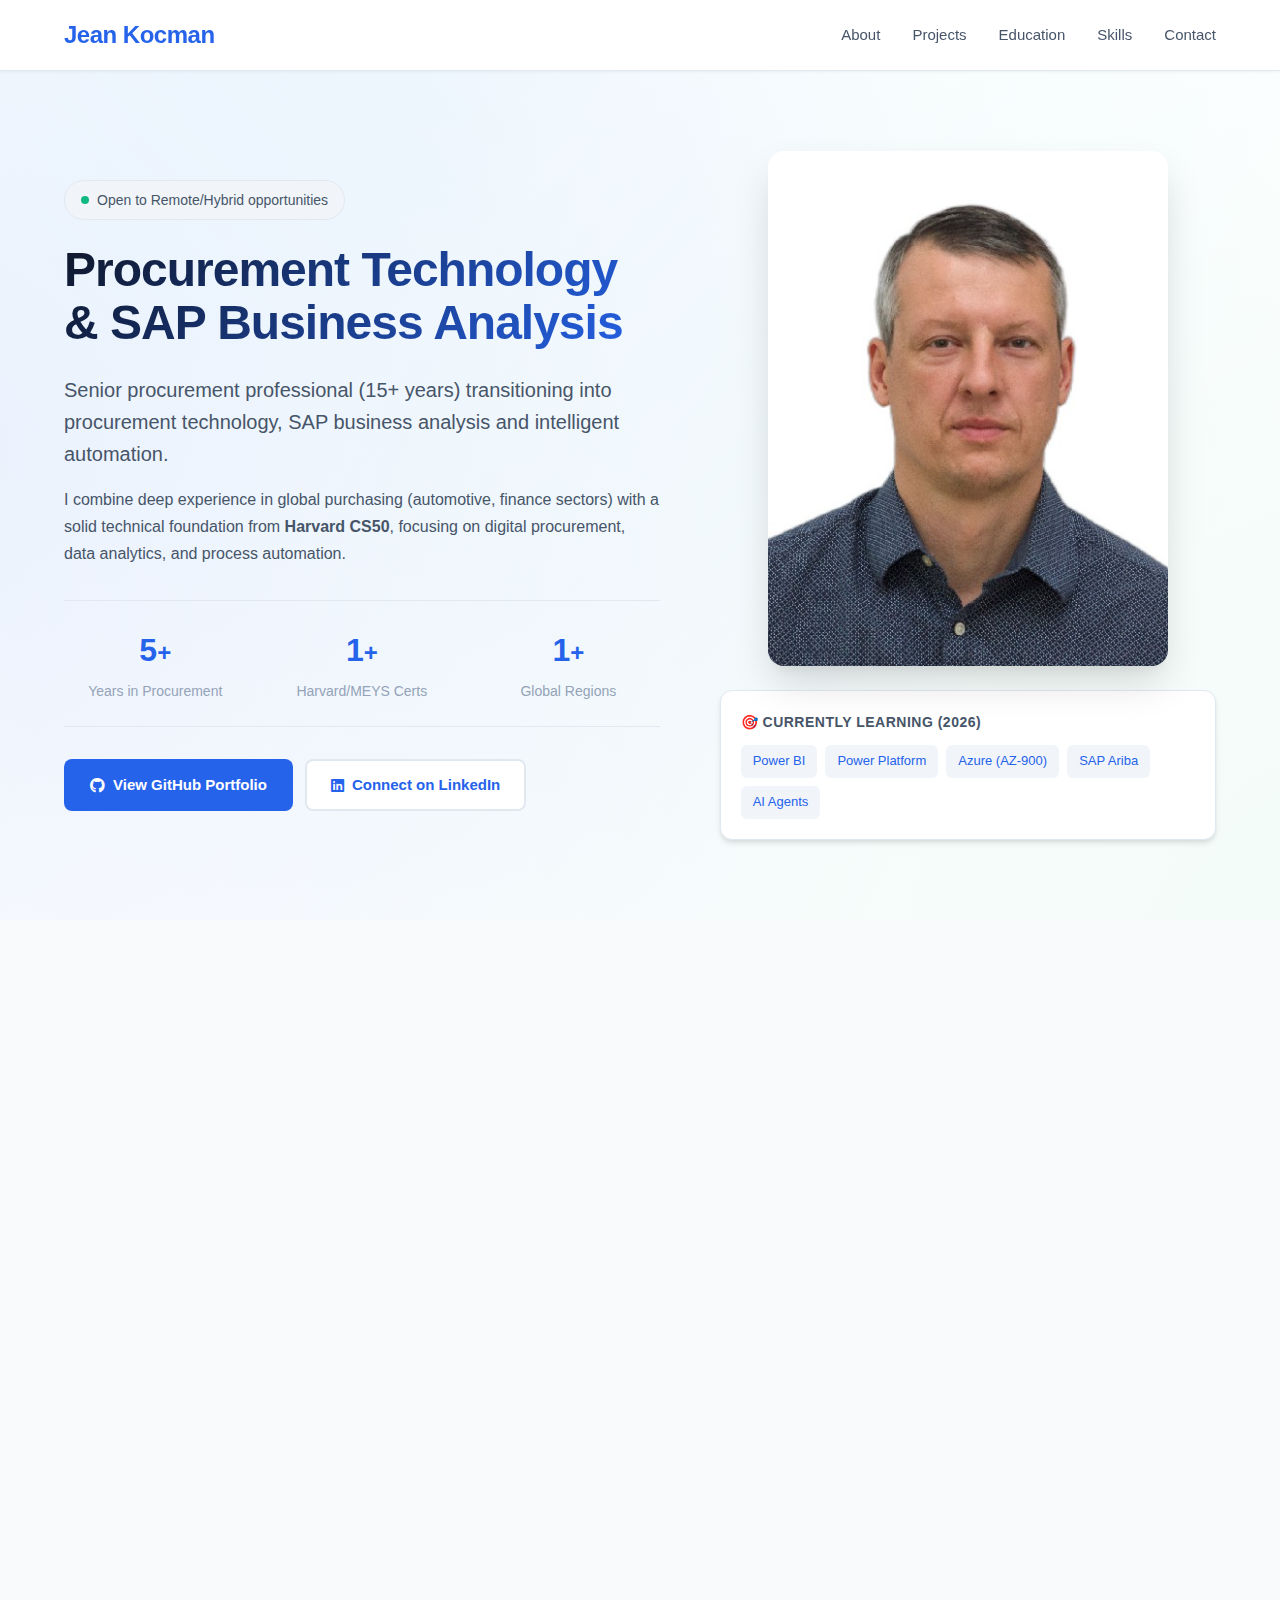
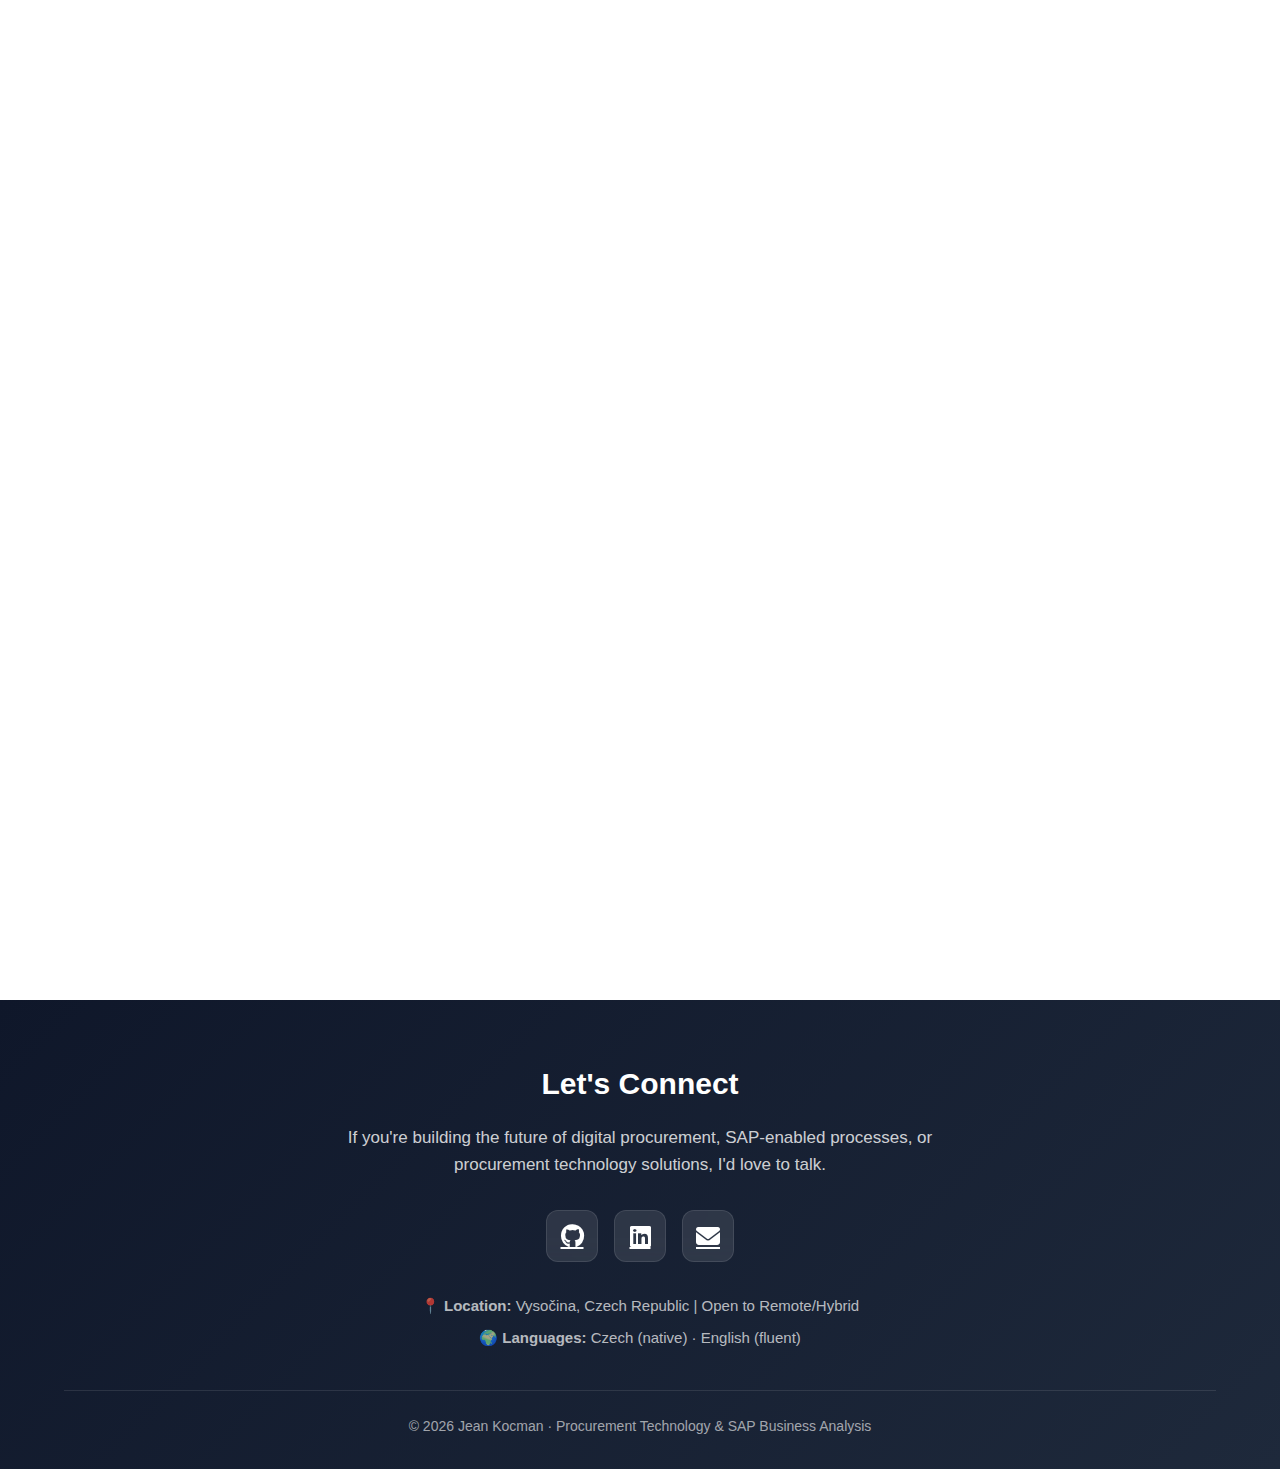
<file: index.html>
<!DOCTYPE html>
<html lang="en">
<head>
    <meta charset="UTF-8">
    <meta name="viewport" content="width=device-width, initial-scale=1.0">
    <title>Jean Kocman - Procurement Technology & SAP Business Analysis</title>
    <link rel="stylesheet" href="static/css/styles.css">
    <!-- Font Awesome -->
    <link rel="stylesheet" href="https://cdnjs.cloudflare.com/ajax/libs/font-awesome/6.5.1/css/all.min.css">
</head>
<body>
    <!-- Header / Navigation -->
    <header>
        <nav class="container">
            <div class="logo">Jean Kocman</div>
            <button class="mobile-menu-toggle" id="mobileMenuToggle" aria-label="Toggle navigation">
                <span></span>
                <span></span>
                <span></span>
            </button>
            <ul class="nav-links" id="navLinks">
                <li><a href="#about">About</a></li>
                <li><a href="#projects">Projects</a></li>
                <li><a href="#education">Education</a></li>
                <li><a href="#skills">Skills</a></li>
                <li><a href="#contact">Contact</a></li>
            </ul>
        </nav>
    </header>

    <!-- Hero Section -->
    <section class="hero" id="about">
        <div class="gradient-bg"></div>
        <div class="container">
            <div class="hero-grid">
                <div class="hero-content">
                    <div class="status-badge">
                        <span class="badge-dot"></span>
                        Open to Remote/Hybrid opportunities
                    </div>
                    
                    <h1 class="reveal-text">Procurement Technology & SAP Business Analysis</h1>
                    
                    <p class="tagline reveal-text">
                        Senior procurement professional (15+ years) transitioning into procurement 
                        technology, SAP business analysis and intelligent automation.
                    </p>
                    
                    <p class="description reveal-text">
                        I combine deep experience in global purchasing (automotive, finance sectors) 
                        with a solid technical foundation from <strong>Harvard CS50</strong>, focusing 
                        on digital procurement, data analytics, and process automation.
                    </p>

                    <div class="hero-stats reveal-text">
                        <div class="stat-item">
                            <div class="stat-number" data-target="15">0</div>
                            <div class="stat-label">Years in Procurement</div>
                        </div>
                        <div class="stat-item">
                            <div class="stat-number" data-target="4">0</div>
                            <div class="stat-label">Harvard/MEYS Certs</div>
                        </div>
                        <div class="stat-item">
                            <div class="stat-number" data-target="3">0</div>
                            <div class="stat-label">Global Regions</div>
                        </div>
                    </div>

                    <div class="cta-buttons reveal-text">
                        <a href="https://github.com/Benda007/Benda007.github.io" class="btn btn-primary ripple" target="_blank" rel="noopener">
                            <i class="fab fa-github"></i>
                            <span>View GitHub Portfolio</span>
                        </a>
                        <a href="https://www.linkedin.com/in/jeankocman" class="btn btn-secondary ripple" target="_blank" rel="noopener">
                            <i class="fab fa-linkedin"></i>
                            <span>Connect on LinkedIn</span>
                        </a>
                    </div>
                </div>

                <div class="hero-image reveal-text">
                    <div class="image-glow">
                        <img src="data/profile_photo.jpg" alt="Jean Kocman - Procurement Technology Professional">
                    </div>
                    
                    <div class="learning-card">
                        <div class="learning-title">🎯 Currently Learning (2026)</div>
                        <div class="learning-tags">
                            <span>Power BI</span>
                            <span>Power Platform</span>
                            <span>Azure (AZ-900)</span>
                            <span>SAP Ariba</span>
                            <span>AI Agents</span>
                        </div>
                    </div>
                </div>
            </div>
        </div>
    </section>

    <!-- Featured Project -->
    <section class="featured-project" id="projects">
        <div class="container">
            <div class="section-header reveal-text">
                <span class="section-tag">Featured Project</span>
                <h2>Real-World Procurement Technology</h2>
                <p>Where 15 years of procurement expertise meets Python automation</p>
            </div>

            <div class="featured-card reveal-text">
                <div class="card-glow"></div>
                <div class="featured-content">
                    <div class="project-tags">
                        <span class="tag tag-featured">Procurement Tech</span>
                        <span class="tag">Python</span>
                        <span class="tag">Pandas</span>
                        <span class="tag">Analytics</span>
                    </div>
                    
                    <h3>Procurement Spend Analyzer</h3>
                    
                    <p class="project-lead">
                        Automated tool that turns raw ERP/procurement exports into clean datasets, 
                        summary metrics and ready-to-use charts. Built to replace repetitive Excel 
                        spend analysis with a repeatable Python workflow.
                    </p>

                    <ul class="project-highlights">
                        <li><i class="fas fa-check-circle"></i> Reduces monthly spend analysis from hours to minutes</li>
                        <li><i class="fas fa-check-circle"></i> Handles EU/US CSV formats with robust parsing</li>
                        <li><i class="fas fa-check-circle"></i> Real business problem + technical implementation</li>
                    </ul>

                    <div class="project-buttons">
                        <a href="https://github.com/Benda007/procurement-spend-analyzer" class="btn btn-primary ripple" target="_blank" rel="noopener">
                            <i class="fab fa-github"></i>
                            <span>View on GitHub</span>
                        </a>
                    </div>
                </div>

                <div class="featured-visual">
                    <div class="code-window">
                        <div class="window-header">
                            <div class="window-dots">
                                <span></span>
                                <span></span>
                                <span></span>
                            </div>
                            <span class="window-title">spend_analyzer.py</span>
                        </div>
                        <pre><code><span class="typing-line">def analyze_spend(df):</span>
<span class="typing-line">    """Perform comprehensive spend analysis"""</span>
<span class="typing-line">    </span>
<span class="typing-line">    # Top suppliers by spend</span>
<span class="typing-line">    top_suppliers = df.groupby('Supplier')['Spend'] \</span>
<span class="typing-line">        .sum().nlargest(10)</span>
<span class="typing-line">    </span>
<span class="typing-line">    # Spend by category</span>
<span class="typing-line">    category_spend = df.groupby('Category')['Spend'] \</span>
<span class="typing-line">        .sum()</span>
<span class="typing-line">    </span>
<span class="typing-line">    # Year-over-year trend</span>
<span class="typing-line">    yoy_trend = df.groupby('Year')['Spend'] \</span>
<span class="typing-line">        .sum().sort_index()</span>
<span class="typing-line">    </span>
<span class="typing-line">    return {</span>
<span class="typing-line">        'top_suppliers': top_suppliers,</span>
<span class="typing-line">        'category_spend': category_spend,</span>
<span class="typing-line">        'yoy_trend': yoy_trend</span>
<span class="typing-line">    }</span></code></pre>
                    </div>
                </div>
            </div>
        </div>
    </section>

    <!-- Real-World Procurement Projects (In Development) -->
    <section class="realworld-projects-section">
        <div class="container">
            <div class="section-header reveal-text">
                <span class="section-tag">Procurement Tech Pipeline</span>
                <h2>Real-World Procurement Projects In Development</h2>
                <p>Combining Power BI, Power Automate, APIs & Python for enterprise procurement solutions</p>
            </div>

            <div class="projects-grid">
                <!-- Supplier Risk Dashboard -->
                <article class="project-card project-coming reveal-card">
                    <div class="coming-badge">📊</div>
                    <div class="card-header">
                        <h3>Supplier Risk Dashboard</h3>
                        <span class="project-badge badge-coming">In Development</span>
                    </div>
                    <p>Interactive dashboard for comprehensive supplier risk assessment. Combines financial health analysis, delivery performance metrics, and compliance scoring.</p>
                    <div class="tech-tags">
                        <span>Power BI</span>
                        <span>Python</span>
                        <span>Pandas</span>
                        <span>REST API</span>
                    </div>
                    <div class="project-features">
                        <span class="feature-item">📈 Real-time risk scoring</span>
                        <span class="feature-item">📊 Heat maps & trends</span>
                        <span class="feature-item">⚠️ Alert system</span>
                    </div>
                    <p class="project-note">Expected Q1 2026</p>
                </article>

                <!-- SAP Ariba Mock Integration -->
                <article class="project-card project-coming reveal-card">
                    <div class="coming-badge">🏛️</div>
                    <div class="card-header">
                        <h3>SAP Ariba Mock Integration</h3>
                        <span class="project-badge badge-coming">In Development</span>
                    </div>
                    <p>Simulation of SAP Ariba API integration demonstrating enterprise procurement system connectivity. Includes mock endpoints for purchase orders, supplier management, and contract lifecycle operations.</p>
                    <div class="tech-tags">
                        <span>Python</span>
                        <span>Node.js</span>
                        <span>REST API</span>
                        <span>Swagger</span>
                    </div>
                    <div class="project-features">
                        <span class="feature-item">📦 Mock API endpoints</span>
                        <span class="feature-item">📊 BI-friendly export</span>
                        <span class="feature-item">🔗 ERP integration pattern</span>
                    </div>
                    <p class="project-note">Expected Q2 2026</p>
                </article>

                <!-- Contract Expiry Tracker -->
                <article class="project-card project-coming reveal-card">
                    <div class="coming-badge">📅</div>
                    <div class="card-header">
                        <h3>Contract Expiry Tracker</h3>
                        <span class="project-badge badge-coming">In Development</span>
                    </div>
                    <p>Web application for contract lifecycle management and automated expiration monitoring. Sends proactive notifications and maintains comprehensive contract portfolio dashboard with timeline visualization.</p>
                    <div class="tech-tags">
                        <span>Flask</span>
                        <span>Python</span>
                        <span>SQLite</span>
                        <span>APScheduler</span>
                    </div>
                    <div class="project-features">
                        <span class="feature-item">📤 Contract uploads</span>
                        <span class="feature-item">📧 Smart notifications</span>
                        <span class="feature-item">📊 Timeline dashboard</span>
                    </div>
                    <p class="project-note">Expected Q2 2026</p>
                </article>
            </div>
        </div>
    </section>

    <!-- Technical Foundations (CS50 Projects) -->
    <section class="projects-section">
        <div class="container">
            <div class="section-header reveal-text">
                <span class="section-tag">Technical Foundations</span>
                <h2>Harvard CS50 & Academic Projects</h2>
                <p>Programming fundamentals, data structures, and web development essentials</p>
            </div>

            <div class="projects-grid">
                <!-- CS50x Ludo -->
                <article class="project-card reveal-card">
                    <div class="card-header">
                        <h3>Ludo Web Game</h3>
                        <span class="project-badge">CS50x</span>
                    </div>
                    <p>Full-stack Ludo implementation with Flask backend, responsive UI and automated game logic.</p>
                    <div class="tech-tags">
                        <span>Flask</span>
                        <span>JavaScript</span>
                        <span>Python</span>
                    </div>
                    <a href="https://github.com/Benda007/Benda007.github.io/blob/503d7fe1d2f48181e76ba2f3fb31fddb350d6a92/projects/project1/README.md" class="card-link">View details →</a>
                </article>

                <!-- CS50P -->
                <article class="project-card reveal-card">
                    <div class="card-header">
                        <h3>Headache Tracker</h3>
                        <span class="project-badge">CS50 Python</span>
                    </div>
                    <p>CLI and web app with OOP design for logging health data. Focus on clean architecture.</p>
                    <div class="tech-tags">
                        <span>Python OOP</span>
                        <span>Flask</span>
                        <span>Data Analysis</span>
                    </div>
                    <a href="https://github.com/Benda007/Benda007.github.io/blob/503d7fe1d2f48181e76ba2f3fb31fddb350d6a92/projects/project2/README.md" class="card-link">View details →</a>
                </article>

                <!-- CS50 SQL -->
                <article class="project-card reveal-card">
                    <div class="card-header">
                        <h3>Coffee Tracker DB</h3>
                        <span class="project-badge">CS50 SQL</span>
                    </div>
                    <p>Normalized SQLite database with complex queries, views and reporting capabilities.</p>
                    <div class="tech-tags">
                        <span>SQL</span>
                        <span>Database Design</span>
                        <span>Analytics</span>
                    </div>
                    <a href="https://github.com/Benda007/Benda007.github.io/blob/503d7fe1d2f48181e76ba2f3fb31fddb350d6a92/projects/project4/README.md" class="card-link">View details →</a>
                </article>

                <!-- IT Network -->
                <article class="project-card reveal-card">
                    <div class="card-header">
                        <h3>Insurance Manager</h3>
                        <span class="project-badge">IT Network</span>
                    </div>
                    <p>Console app for policyholder management. Czech government-recognized certification.</p>
                    <div class="tech-tags">
                        <span>Python</span>
                        <span>OOP</span>
                        <span>CLI</span>
                    </div>
                    <a href="https://github.com/Benda007/Benda007.github.io/blob/503d7fe1d2f48181e76ba2f3fb31fddb350d6a92/projects/project3/README.md" class="card-link">View details →</a>
                </article>
            </div>
        </div>
    </section>

    <!-- Education & Certifications -->
    <section class="education-section" id="education">
        <div class="container">
            <div class="section-header reveal-text">
                <span class="section-tag">Education & Certifications</span>
                <h2>Formal Technical Training</h2>
                <p>Building procurement technology capabilities on a solid CS foundation</p>
            </div>

            <div class="education-grid">
                <div class="edu-card reveal-card">
                    <div class="edu-icon">🎓</div>
                    <h3>Harvard CS50x</h3>
                    <a href="https://cs50.harvard.edu/x/2024" target="_blank" class="edu-org-link">Harvard University (edX)</a>
                    <p class="edu-description">
                        Introduction to Computer Science covering C, Python, SQL and web development. 
                        Community estimates put completion rate around 1–2% due to demanding curriculum.
                    </p>
                    <a href="https://Benda007.github.io/data/CS50x_certificate.png" target="_blank" class="cert-link ripple">
                        View certificate <i class="fas fa-external-link-alt"></i>
                    </a>
                </div>

                <div class="edu-card reveal-card">
                    <div class="edu-icon">🐍</div>
                    <h3>CS50 Python & CS50 SQL</h3>
                    <a href="https://cs50.harvard.edu/python/" target="_blank" class="edu-org-link">Harvard University (edX)</a>
                    <p class="edu-description">
                        Two separate courses covering advanced Python programming (OOP, testing, libraries) and relational database 
                        design with focus on practical application development and <a href="https://cs50.harvard.edu/sql/" target="_blank">SQL databases</a>. Both courses include real-world projects and case studies.
                    </p>
                    <div class="cert-links">
                        <a href="https://Benda007.github.io/data/CS50P_certificate.png" target="_blank" class="ripple">Python cert <i class="fas fa-external-link-alt"></i></a>
                        <a href="https://Benda007.github.io/data/CS50SQL_certificate.png" target="_blank" class="ripple">SQL cert <i class="fas fa-external-link-alt"></i></a>
                    </div>
                </div>

                <div class="edu-card reveal-card">
                    <div class="edu-icon">🇨🇿</div>
                    <h3>IT Network – Web Development</h3>
                    <a href="https://www.itnetwork.cz/" target="_blank" class="edu-org-link">Czech Ministry of Education Certified</a>
                    <p class="edu-description">
                        Professional retraining program (Python, Django, databases) leading to 
                        government-recognized IT qualification in Czech Republic.
                    </p>
                    <a href="https://Benda007.github.io/data/ITNetwork_certificate.png" target="_blank" class="cert-link ripple">
                        View certificate <i class="fas fa-external-link-alt"></i>
                    </a>
                </div>
            </div>
        </div>
    </section>

    <!-- Skills & Focus Areas -->
    <section class="skills-section" id="skills">
        <div class="container">
            <div class="section-header reveal-text">
                <span class="section-tag">Skills & Expertise</span>
                <h2>Where Procurement Meets Technology</h2>
            </div>

            <div class="skills-grid">
                <div class="skill-box reveal-card">
                    <div class="skill-icon">💼</div>
                    <h3>Procurement & Business</h3>
                    <ul class="skill-list">
                        <li>
                            <span>Strategic Sourcing & Category Management</span>
                            <div class="skill-bar"><div class="skill-fill" style="width: 95%"></div></div>
                        </li>
                        <li>
                            <span>Spend Analysis & TCO Modeling</span>
                            <div class="skill-bar"><div class="skill-fill" style="width: 90%"></div></div>
                        </li>
                        <li>
                            <span>Supplier Risk Management</span>
                            <div class="skill-bar"><div class="skill-fill" style="width: 85%"></div></div>
                        </li>
                        <li>
                            <span>Cross-Regional Coordination</span>
                            <div class="skill-bar"><div class="skill-fill" style="width: 90%"></div></div>
                        </li>
                    </ul>
                </div>

                <div class="skill-box reveal-card">
                    <div class="skill-icon">💻</div>
                    <h3>Technical Skills</h3>
                    <ul class="skill-list">
                        <li>
                            <span>Python (Pandas, Flask)</span>
                            <div class="skill-bar"><div class="skill-fill" style="width: 80%"></div></div>
                        </li>
                        <li>
                            <span>SQL & Database Design</span>
                            <div class="skill-bar"><div class="skill-fill" style="width: 75%"></div></div>
                        </li>
                        <li>
                            <span>Web Development</span>
                            <div class="skill-bar"><div class="skill-fill" style="width: 70%"></div></div>
                        </li>
                        <li>
                            <span>Data Analysis & Visualization</span>
                            <div class="skill-bar"><div class="skill-fill" style="width: 75%"></div></div>
                        </li>
                    </ul>
                </div>

                <div class="skill-box skill-learning reveal-card">
                    <div class="skill-icon">🎯</div>
                    <h3>Currently Learning (2026)</h3>
                    <ul class="skill-list learning">
                        <li>
                            <span>Microsoft Power BI</span>
                            <div class="skill-bar learning"><div class="skill-fill" style="width: 40%"></div></div>
                        </li>
                        <li>
                            <span>Power Platform (PL-900)</span>
                            <div class="skill-bar learning"><div class="skill-fill" style="width: 35%"></div></div>
                        </li>
                        <li>
                            <span>Azure Fundamentals (AZ-900)</span>
                            <div class="skill-bar learning"><div class="skill-fill" style="width: 30%"></div></div>
                        </li>
                        <li>
                            <span>SAP Ariba Basics</span>
                            <div class="skill-bar learning"><div class="skill-fill" style="width: 25%"></div></div>
                        </li>
                    </ul>
                </div>

                <div class="skill-box reveal-card">
                    <div class="skill-icon">🎯</div>
                    <h3>Target Roles</h3>
                    <ul class="target-roles">
                        <li><i class="fas fa-check"></i> SAP Business Analyst (Procurement/Supply Chain)</li>
                        <li><i class="fas fa-check"></i> Procurement Systems Analyst</li>
                        <li><i class="fas fa-check"></i> Power Platform Developer (Procurement focus)</li>
                        <li><i class="fas fa-check"></i> Digital Procurement Specialist</li>
                    </ul>
                </div>
            </div>
        </div>
    </section>

    <!-- Footer / Contact -->
    <footer id="contact">
        <div class="container">
            <div class="footer-content">
                <h3>Let's Connect</h3>
                <p>
                    If you're building the future of digital procurement, SAP-enabled processes, 
                    or procurement technology solutions, I'd love to talk.
                </p>

                <div class="social-links">
                    <a href="https://github.com/Benda007/Benda007.github.io" target="_blank" rel="noopener" aria-label="GitHub" class="social-icon ripple">
                        <i class="fab fa-github"></i>
                    </a>
                    <a href="https://www.linkedin.com/in/jeankocman" target="_blank" rel="noopener" aria-label="LinkedIn" class="social-icon ripple">
                        <i class="fab fa-linkedin"></i>
                    </a>
                    <a href="mailto:kocman@duck.com" aria-label="Email" class="social-icon ripple">
                        <i class="fas fa-envelope"></i>
                    </a>
                </div>

                <div class="footer-info">
                    <p><strong>📍 Location:</strong> Vysočina, Czech Republic | Open to Remote/Hybrid</p>
                    <p><strong>🌍 Languages:</strong> Czech (native) · English (fluent)</p>
                </div>
            </div>

            <div class="footer-bottom">
                <p>&copy; 2026 Jean Kocman · Procurement Technology & SAP Business Analysis</p>
            </div>
        </div>
    </footer>

    <!-- JavaScript for animations -->
    <script src="static/js/script.js"></script>
</body>
</html>
</file>
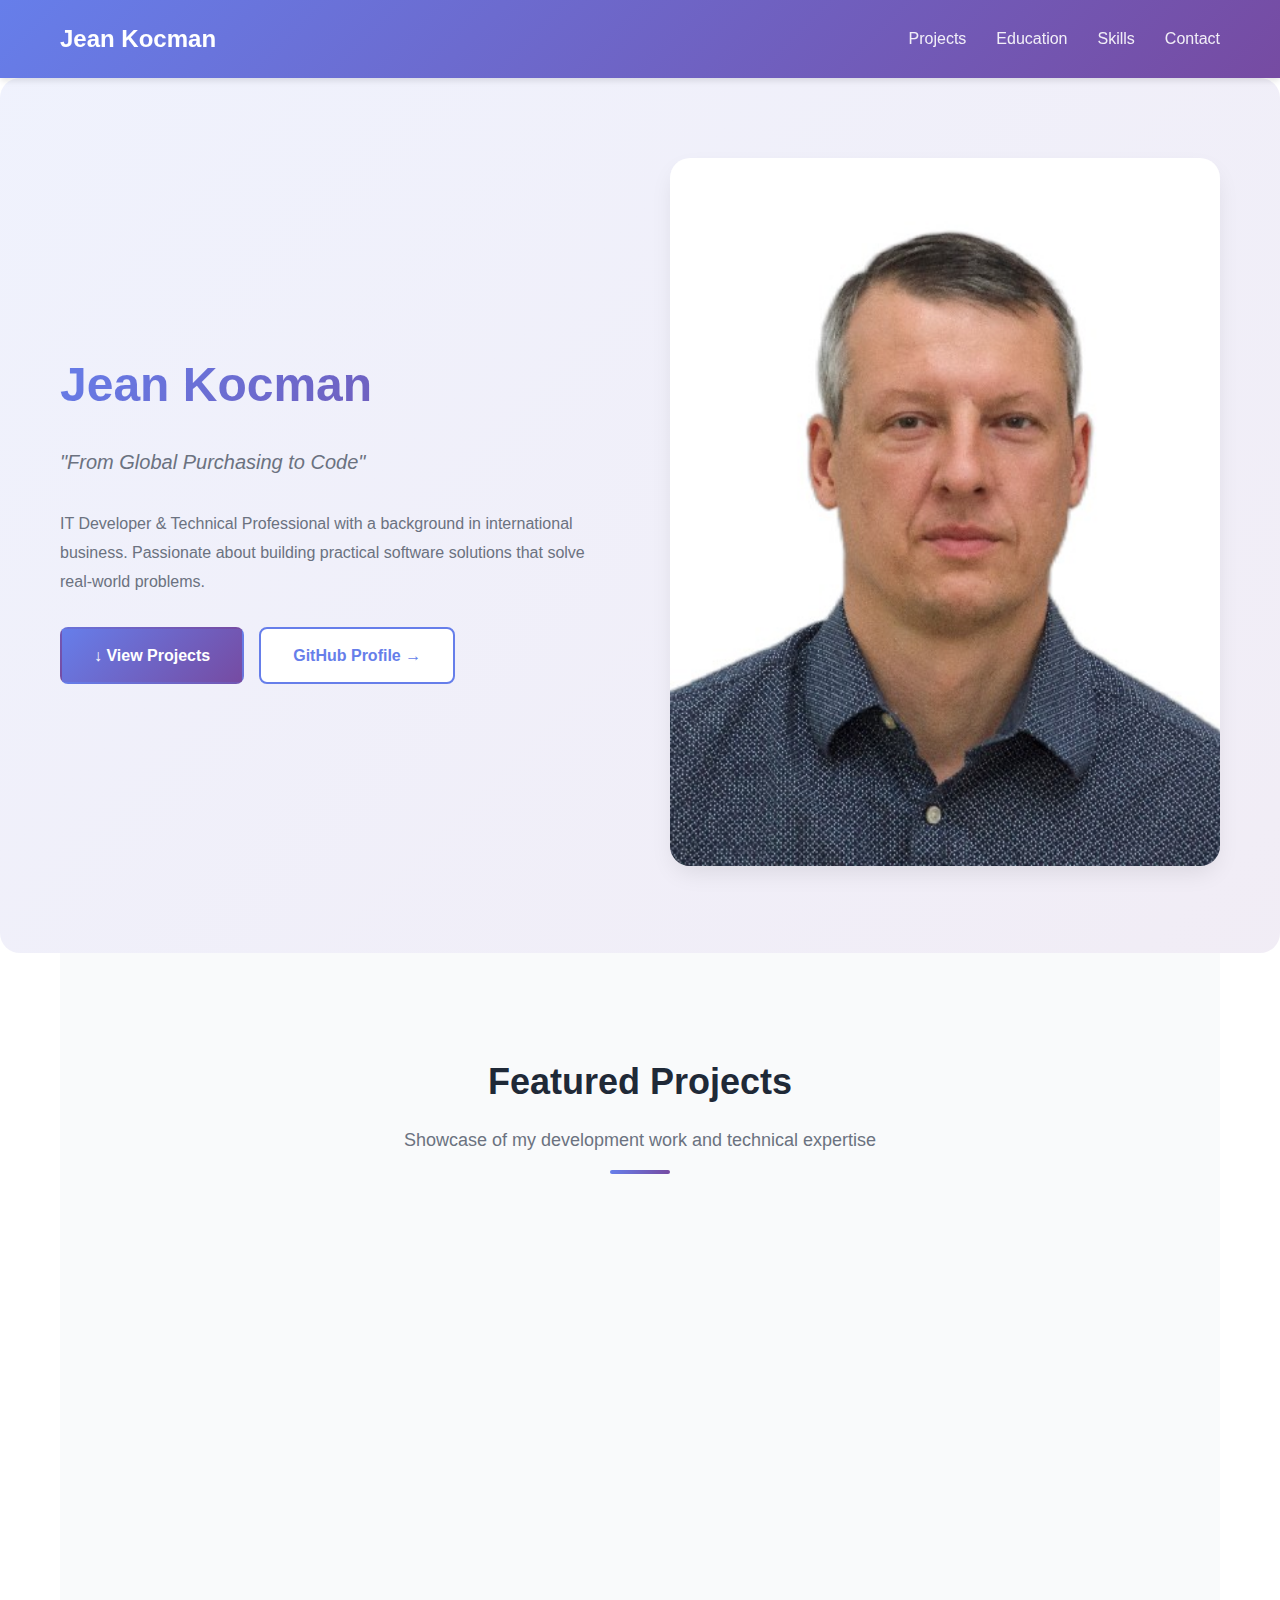
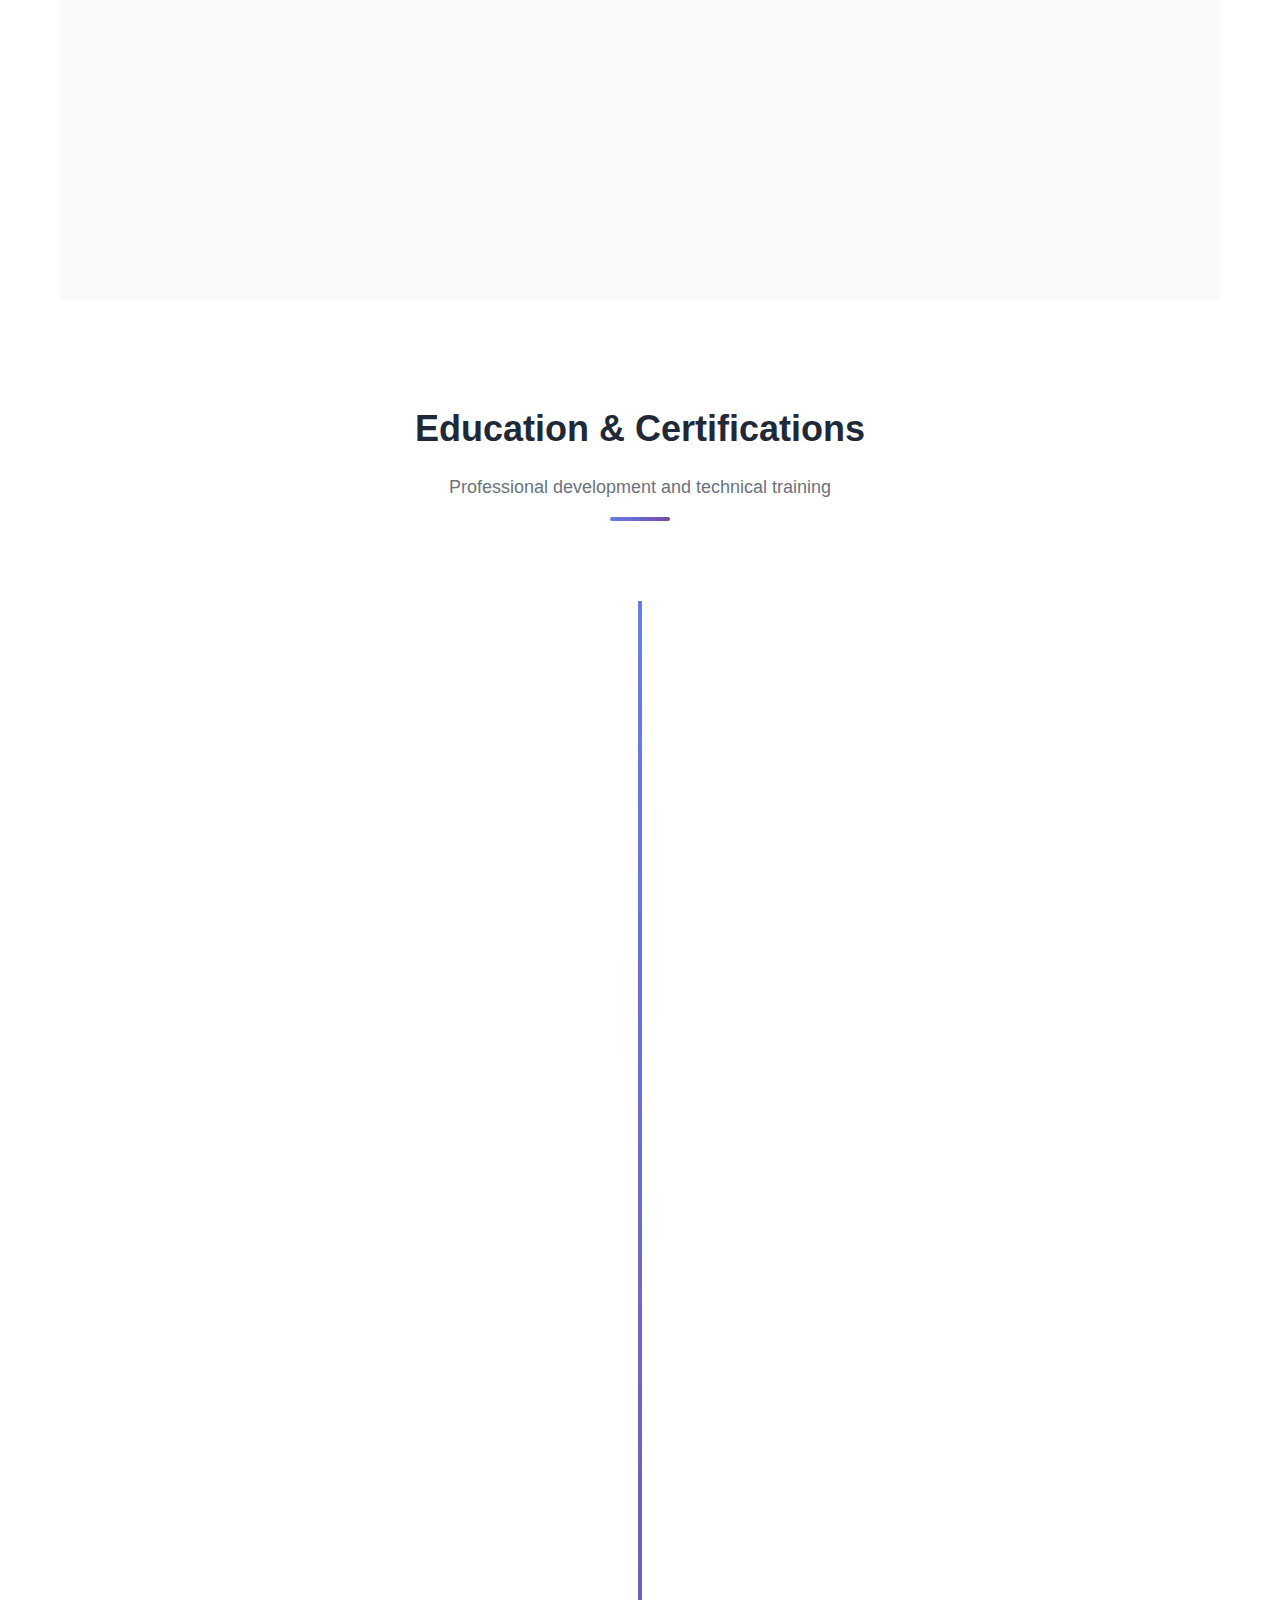
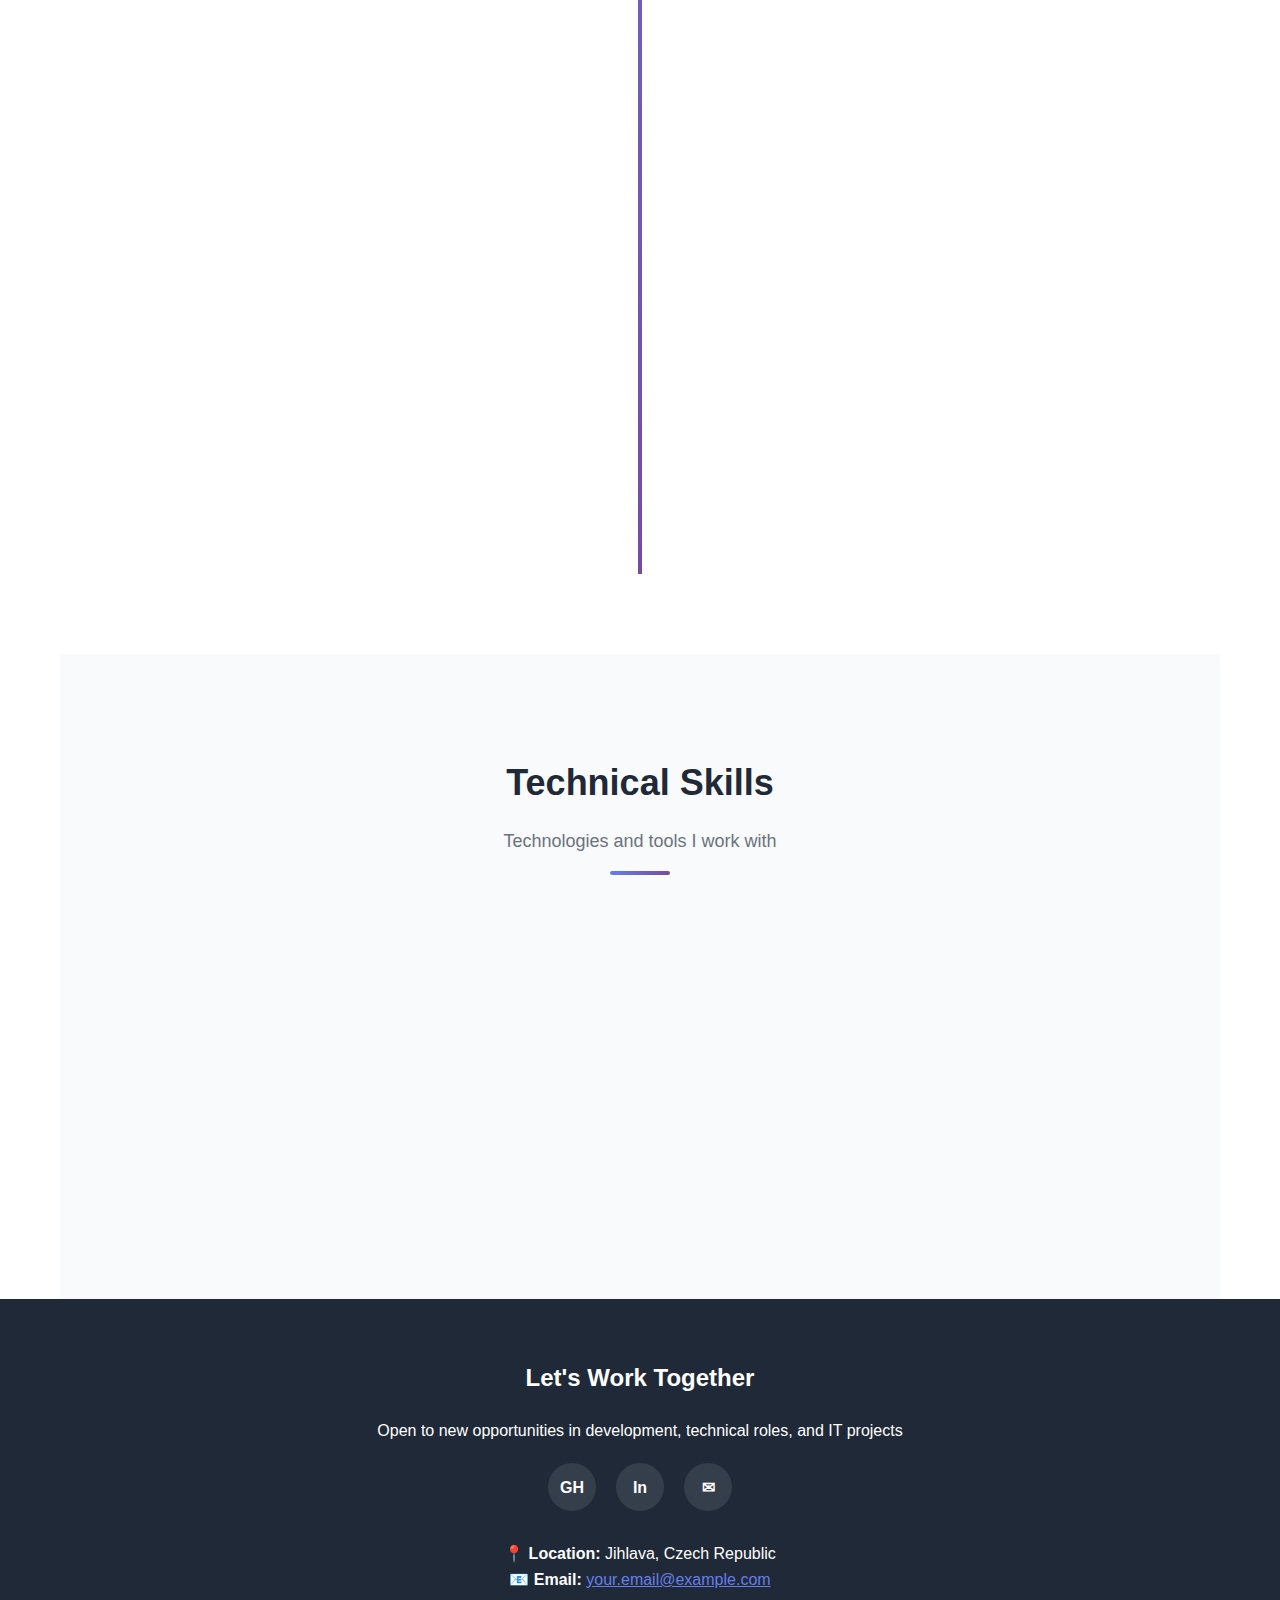
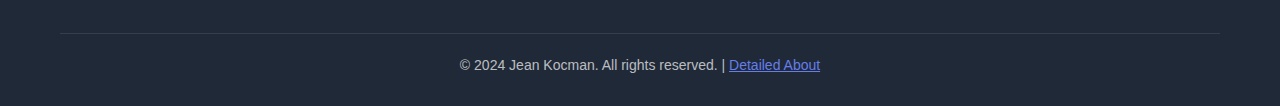
<file: index_new.html>
<!DOCTYPE html>
<html lang="en">
<head>
    <meta charset="UTF-8">
    <meta name="viewport" content="width=device-width, initial-scale=1.0">
    <title>Jean Kocman - IT Developer | Portfolio</title>
    <meta name="description" content="Jean Kocman - IT Developer and Technical Professional. Portfolio showcasing full-stack development projects and expertise in Python, Web Development, and Software Engineering.">
    <meta name="keywords" content="developer, python, web development, full-stack, portfolio, czech republic">
    
    <style>
        :root {
            --primary-color: #667eea;
            --primary-dark: #764ba2;
            --success-color: #10b981;
            --text-dark: #1f2937;
            --text-light: #6b7280;
            --bg-light: #f9fafb;
            --bg-white: #ffffff;
            --border-color: #e5e7eb;
            
            --transition: all 0.3s cubic-bezier(0.4, 0, 0.2, 1);
            --shadow-sm: 0 1px 2px 0 rgba(0, 0, 0, 0.05);
            --shadow-md: 0 4px 6px -1px rgba(0, 0, 0, 0.1);
            --shadow-lg: 0 10px 25px -5px rgba(0, 0, 0, 0.1);
        }

        * {
            margin: 0;
            padding: 0;
            box-sizing: border-box;
        }

        html {
            scroll-behavior: smooth;
        }

        body {
            font-family: -apple-system, BlinkMacSystemFont, 'Segoe UI', Roboto, 'Helvetica Neue', Arial, sans-serif;
            color: var(--text-dark);
            background-color: var(--bg-white);
            line-height: 1.6;
        }

        .container {
            max-width: 1200px;
            margin: 0 auto;
            padding: 0 20px;
        }

        /* ===== HEADER / NAV ===== */
        header {
            background: linear-gradient(135deg, var(--primary-color) 0%, var(--primary-dark) 100%);
            color: white;
            padding: 20px 0;
            position: sticky;
            top: 0;
            z-index: 1000;
            box-shadow: var(--shadow-md);
        }

        nav {
            display: flex;
            justify-content: space-between;
            align-items: center;
        }

        .logo {
            font-size: 24px;
            font-weight: 700;
            text-decoration: none;
            color: white;
        }

        .nav-links {
            display: flex;
            gap: 30px;
            list-style: none;
        }

        .nav-links a {
            color: white;
            text-decoration: none;
            font-weight: 500;
            transition: var(--transition);
            opacity: 0.9;
        }

        .nav-links a:hover {
            opacity: 1;
        }

        @media (max-width: 768px) {
            .nav-links {
                display: none;
            }
        }

        /* ===== HERO SECTION ===== */
        .hero {
            display: grid;
            grid-template-columns: 1fr 1fr;
            align-items: center;
            gap: 60px;
            padding: 100px 0;
            background: linear-gradient(135deg, rgba(102, 126, 234, 0.1) 0%, rgba(118, 75, 162, 0.1) 100%);
            border-radius: 20px;
            padding: 80px 60px;
        }

        @media (max-width: 768px) {
            .hero {
                grid-template-columns: 1fr;
                padding: 60px 30px;
                gap: 40px;
                text-align: center;
            }
        }

        .hero-content h1 {
            font-size: 48px;
            font-weight: 800;
            margin-bottom: 20px;
            background: linear-gradient(135deg, var(--primary-color) 0%, var(--primary-dark) 100%);
            -webkit-background-clip: text;
            -webkit-text-fill-color: transparent;
            background-clip: text;
        }

        .hero-content .tagline {
            font-size: 20px;
            color: var(--text-light);
            margin-bottom: 30px;
            font-style: italic;
        }

        .hero-content p {
            font-size: 16px;
            color: var(--text-light);
            margin-bottom: 20px;
            line-height: 1.8;
        }

        .hero-buttons {
            display: flex;
            gap: 15px;
            margin-top: 30px;
        }

        @media (max-width: 768px) {
            .hero-buttons {
                justify-content: center;
                flex-wrap: wrap;
            }
        }

        .btn {
            padding: 14px 32px;
            border-radius: 8px;
            border: 2px solid transparent;
            font-size: 16px;
            font-weight: 600;
            text-decoration: none;
            cursor: pointer;
            transition: var(--transition);
            display: inline-flex;
            align-items: center;
            gap: 8px;
        }

        .btn-primary {
            background: linear-gradient(135deg, var(--primary-color) 0%, var(--primary-dark) 100%);
            color: white;
        }

        .btn-primary:hover {
            transform: translateY(-4px);
            box-shadow: var(--shadow-lg);
        }

        .btn-secondary {
            background: white;
            color: var(--primary-color);
            border-color: var(--primary-color);
        }

        .btn-secondary:hover {
            background: var(--primary-color);
            color: white;
        }

        .hero-image {
            position: relative;
        }

        .hero-image img {
            width: 100%;
            border-radius: 20px;
            box-shadow: var(--shadow-lg);
        }

        /* ===== SECTION TITLE ===== */
        .section-title {
            text-align: center;
            margin-bottom: 60px;
        }

        .section-title h2 {
            font-size: 36px;
            font-weight: 700;
            margin-bottom: 15px;
            color: var(--text-dark);
        }

        .section-title p {
            font-size: 18px;
            color: var(--text-light);
        }

        .accent-line {
            width: 60px;
            height: 4px;
            background: linear-gradient(90deg, var(--primary-color), var(--primary-dark));
            margin: 15px auto 0;
            border-radius: 2px;
        }

        /* ===== PROJECTS SECTION ===== */
        .projects {
            padding: 100px 0;
            background: var(--bg-light);
        }

        .projects-grid {
            display: grid;
            grid-template-columns: repeat(auto-fit, minmax(320px, 1fr));
            gap: 40px;
        }

        .project-card {
            background: var(--bg-white);
            border-radius: 12px;
            overflow: hidden;
            box-shadow: var(--shadow-md);
            transition: var(--transition);
            display: flex;
            flex-direction: column;
        }

        .project-card:hover {
            transform: translateY(-10px);
            box-shadow: var(--shadow-lg);
        }

        .project-header {
            background: linear-gradient(135deg, var(--primary-color) 0%, var(--primary-dark) 100%);
            color: white;
            padding: 30px;
        }

        .project-header h3 {
            font-size: 22px;
            font-weight: 700;
            margin-bottom: 15px;
        }

        .project-tags {
            display: flex;
            flex-wrap: wrap;
            gap: 8px;
        }

        .tag {
            background: rgba(255, 255, 255, 0.2);
            color: white;
            padding: 5px 12px;
            border-radius: 20px;
            font-size: 12px;
            font-weight: 600;
            text-transform: uppercase;
        }

        .tag.featured {
            background: var(--success-color);
        }

        .project-body {
            padding: 30px;
            flex-grow: 1;
            display: flex;
            flex-direction: column;
        }

        .project-body p {
            color: var(--text-light);
            margin-bottom: 20px;
            flex-grow: 1;
        }

        .project-buttons {
            display: flex;
            gap: 10px;
            margin-top: 20px;
        }

        .btn-small {
            flex: 1;
            padding: 12px 16px;
            border-radius: 8px;
            text-align: center;
            font-size: 14px;
            font-weight: 600;
            text-decoration: none;
            border: 2px solid transparent;
            transition: var(--transition);
            cursor: pointer;
        }

        .btn-demo {
            background: linear-gradient(135deg, var(--primary-color) 0%, var(--primary-dark) 100%);
            color: white;
        }

        .btn-demo:hover {
            transform: translateY(-2px);
            box-shadow: var(--shadow-md);
        }

        .btn-code {
            background: var(--bg-light);
            color: var(--primary-color);
            border-color: var(--border-color);
        }

        .btn-code:hover {
            background: var(--primary-color);
            color: white;
            border-color: var(--primary-color);
        }

        /* ===== EDUCATION TIMELINE ===== */
        .education {
            padding: 100px 0;
        }

        .timeline {
            position: relative;
            padding: 20px 0;
        }

        .timeline::before {
            content: '';
            position: absolute;
            left: 50%;
            transform: translateX(-50%);
            width: 4px;
            height: 100%;
            background: linear-gradient(180deg, var(--primary-color) 0%, var(--primary-dark) 100%);
        }

        @media (max-width: 768px) {
            .timeline::before {
                left: 20px;
            }
        }

        .timeline-items {
            display: grid;
            gap: 60px;
        }

        .timeline-item {
            display: grid;
            grid-template-columns: 1fr 1fr;
            gap: 40px;
            align-items: center;
            position: relative;
        }

        @media (max-width: 768px) {
            .timeline-item {
                grid-template-columns: 1fr;
                margin-left: 60px;
            }

            .timeline-item:nth-child(odd) {
                margin-left: 60px;
            }
        }

        .timeline-item:nth-child(odd) {
            direction: rtl;
        }

        .timeline-item:nth-child(odd) > * {
            direction: ltr;
        }

        .timeline-dot {
            position: absolute;
            width: 20px;
            height: 20px;
            background: var(--primary-color);
            border: 4px solid var(--bg-white);
            border-radius: 50%;
            left: 50%;
            transform: translateX(-50%);
            top: 30px;
            box-shadow: 0 0 0 8px rgba(102, 126, 234, 0.1);
            z-index: 10;
        }

        @media (max-width: 768px) {
            .timeline-dot {
                left: 20px;
            }
        }

        .timeline-content {
            background: var(--bg-light);
            padding: 30px;
            border-radius: 12px;
            border-left: 4px solid var(--primary-color);
        }

        .timeline-content h3 {
            font-size: 20px;
            font-weight: 700;
            margin-bottom: 8px;
            color: var(--text-dark);
        }

        .timeline-content .institution {
            font-size: 14px;
            color: var(--primary-color);
            font-weight: 600;
            margin-bottom: 12px;
        }

        .timeline-content p {
            color: var(--text-light);
            font-size: 15px;
        }

        /* ===== SKILLS SECTION ===== */
        .skills {
            padding: 100px 0;
            background: var(--bg-light);
        }

        .skills-grid {
            display: grid;
            grid-template-columns: repeat(auto-fit, minmax(150px, 1fr));
            gap: 20px;
        }

        .skill-item {
            background: var(--bg-white);
            padding: 25px;
            border-radius: 12px;
            text-align: center;
            box-shadow: var(--shadow-sm);
            transition: var(--transition);
        }

        .skill-item:hover {
            box-shadow: var(--shadow-md);
            transform: translateY(-5px);
        }

        .skill-item h4 {
            font-size: 18px;
            font-weight: 700;
            color: var(--text-dark);
            margin-bottom: 10px;
        }

        .skill-item p {
            font-size: 14px;
            color: var(--text-light);
        }

        /* ===== FOOTER ===== */
        footer {
            background: var(--text-dark);
            color: white;
            padding: 60px 0 30px;
            text-align: center;
        }

        .footer-content {
            margin-bottom: 40px;
        }

        .social-links {
            display: flex;
            justify-content: center;
            gap: 20px;
            margin-bottom: 30px;
        }

        .social-links a {
            display: inline-flex;
            align-items: center;
            justify-content: center;
            width: 48px;
            height: 48px;
            background: rgba(255, 255, 255, 0.1);
            border-radius: 50%;
            color: white;
            text-decoration: none;
            transition: var(--transition);
            font-weight: 600;
        }

        .social-links a:hover {
            background: var(--primary-color);
            transform: translateY(-5px);
        }

        .footer-bottom {
            border-top: 1px solid rgba(255, 255, 255, 0.1);
            padding-top: 20px;
            font-size: 14px;
            color: rgba(255, 255, 255, 0.7);
        }

        /* ===== RESPONSIVE ===== */
        @media (max-width: 768px) {
            .hero {
                padding: 40px 20px;
            }

            .hero-content h1 {
                font-size: 32px;
            }

            .hero-content .tagline {
                font-size: 18px;
            }

            .section-title h2 {
                font-size: 28px;
            }

            .projects {
                padding: 60px 0;
            }

            .education {
                padding: 60px 0;
            }

            .skills {
                padding: 60px 0;
            }
        }
    </style>
</head>
<body>
    <!-- HEADER -->
    <header>
        <div class="container">
            <nav>
                <div class="logo">Jean Kocman</div>
                <ul class="nav-links">
                    <li><a href="#projects">Projects</a></li>
                    <li><a href="#education">Education</a></li>
                    <li><a href="#skills">Skills</a></li>
                    <li><a href="#contact">Contact</a></li>
                </ul>
            </nav>
        </div>
    </header>

    <!-- HERO SECTION -->
    <section class="hero">
        <div class="hero-content">
            <h1>Jean Kocman</h1>
            <p class="tagline">"From Global Purchasing to Code"</p>
            <p>IT Developer & Technical Professional with a background in international business. Passionate about building practical software solutions that solve real-world problems.</p>
            <div class="hero-buttons">
                <a href="#projects" class="btn btn-primary">↓ View Projects</a>
                <a href="https://github.com/Benda007" target="_blank" class="btn btn-secondary">GitHub Profile →</a>
            </div>
        </div>
        <div class="hero-image">
            <img src="data/JK_photo.jpg" alt="Jean Kocman - IT Developer">
        </div>
    </section>

    <div class="container">
        <!-- PROJECTS SECTION -->
        <section class="projects" id="projects">
            <div class="section-title">
                <h2>Featured Projects</h2>
                <p>Showcase of my development work and technical expertise</p>
                <div class="accent-line"></div>
            </div>

            <div class="projects-grid">
                <!-- Project 1: Web App -->
                <div class="project-card">
                    <div class="project-header">
                        <h3>🚀 CS50x Web Application</h3>
                        <div class="project-tags">
                            <span class="tag">Python</span>
                            <span class="tag">Flask</span>
                            <span class="tag">HTML5</span>
                            <span class="tag">CSS3</span>
                            <span class="tag">JavaScript</span>
                            <span class="tag">SQLite</span>
                            <span class="tag featured">Live Demo</span>
                        </div>
                    </div>
                    <div class="project-body">
                        <p>Full-stack web application built for Harvard's CS50x course. Features include user authentication, database management, and interactive user interface. This project demonstrates proficiency in backend development with Flask and frontend technologies.</p>
                        <div class="project-buttons">
                            <a href="projects/cs50x-web-app/" class="btn-small btn-demo">🚀 Launch Demo</a>
                            <a href="https://github.com/Benda007/Benda007.github.io/tree/main/CS50x_project" target="_blank" class="btn-small btn-code">📄 Source Code</a>
                        </div>
                    </div>
                </div>

                <!-- Project 2: Advanced Python -->
                <div class="project-card">
                    <div class="project-header">
                        <h3>🐍 Advanced Python Project</h3>
                        <div class="project-tags">
                            <span class="tag">Python</span>
                            <span class="tag">OOP</span>
                            <span class="tag">Unit Testing</span>
                            <span class="tag">Database Design</span>
                            <span class="tag">API</span>
                        </div>
                    </div>
                    <div class="project-body">
                        <p>Advanced Python project showcasing object-oriented programming principles, custom API development, and comprehensive unit testing. Includes complete documentation and professional code organization. Demonstrates mastery of Python best practices and software architecture patterns.</p>
                        <div class="project-buttons">
                            <a href="https://github.com/Benda007/Benda007.github.io/tree/main/CS50_Python_project" target="_blank" class="btn-small btn-code">📄 Source Code</a>
                            <a href="#contact" class="btn-small btn-code">📧 More Info</a>
                        </div>
                    </div>
                </div>

                <!-- Project 3: Insurance Manager -->
                <div class="project-card">
                    <div class="project-header">
                        <h3>📊 Insurance Manager System</h3>
                        <div class="project-tags">
                            <span class="tag">Python</span>
                            <span class="tag">OOP</span>
                            <span class="tag">Data Processing</span>
                            <span class="tag">CSV</span>
                            <span class="tag">Business Logic</span>
                        </div>
                    </div>
                    <div class="project-body">
                        <p>Real-world application developed during IT Network professional retraining program. Manages insurance policies, insured persons, and complex business logic. Demonstrates ability to translate business requirements into technical solutions and handle data-driven applications.</p>
                        <div class="project-buttons">
                            <a href="https://github.com/Benda007/Benda007.github.io/tree/main/ITNetwork_project" target="_blank" class="btn-small btn-code">📄 Source Code</a>
                            <a href="#contact" class="btn-small btn-code">📧 More Info</a>
                        </div>
                    </div>
                </div>
            </div>
        </section>

        <!-- EDUCATION TIMELINE -->
        <section class="education" id="education">
            <div class="section-title">
                <h2>Education & Certifications</h2>
                <p>Professional development and technical training</p>
                <div class="accent-line"></div>
            </div>

            <div class="timeline">
                <div class="timeline-items">
                    <!-- CS50x -->
                    <div class="timeline-item">
                        <div class="timeline-content">
                            <h3>CS50x: Introduction to Computer Science</h3>
                            <p class="institution">Harvard University</p>
                            <p>University-level course covering C, Python, SQL, Web Development, and computer science fundamentals. This rigorous program provides comprehensive knowledge of algorithms, data structures, and software engineering principles.</p>
                        </div>
                        <div>
                            <a href="data/CS50x_certificate.png" target="_blank">
                                <img src="data/CS50x_certificate.png" alt="CS50x Certificate" style="width: 100%; border-radius: 12px; box-shadow: 0 4px 6px -1px rgba(0, 0, 0, 0.1);">
                            </a>
                        </div>
                        <div class="timeline-dot"></div>
                    </div>

                    <!-- CS50P -->
                    <div class="timeline-item">
                        <div class="timeline-content">
                            <h3>CS50 Python: Introduction to Programming</h3>
                            <p class="institution">Harvard University</p>
                            <p>Advanced Python programming course focusing on object-oriented programming, software design, and practical application development. Builds on foundational CS knowledge with industry-relevant Python practices.</p>
                        </div>
                        <div>
                            <a href="data/CS50P_certificate.png" target="_blank">
                                <img src="data/CS50P_certificate.png" alt="CS50P Certificate" style="width: 100%; border-radius: 12px; box-shadow: 0 4px 6px -1px rgba(0, 0, 0, 0.1);">
                            </a>
                        </div>
                        <div class="timeline-dot"></div>
                    </div>

                    <!-- IT Network -->
                    <div class="timeline-item">
                        <div class="timeline-content">
                            <h3>IT Professional Retraining Program</h3>
                            <p class="institution">IT Network | Certified by Czech Ministry of Education, Youth and Sports</p>
                            <p>Official professional retraining program accredited by the Czech government. Comprehensive curriculum covering programming, databases, software development, and IT professional standards. This certification validates professional competency for IT careers in Czech Republic.</p>
                        </div>
                        <div>
                            <a href="data/ITNetwork_certificate.png" target="_blank">
                                <img src="data/ITNetwork_certificate.png" alt="IT Network Certificate" style="width: 100%; border-radius: 12px; box-shadow: 0 4px 6px -1px rgba(0, 0, 0, 0.1);">
                            </a>
                        </div>
                        <div class="timeline-dot"></div>
                    </div>
                </div>
            </div>
        </section>

        <!-- SKILLS SECTION -->
        <section class="skills" id="skills">
            <div class="section-title">
                <h2>Technical Skills</h2>
                <p>Technologies and tools I work with</p>
                <div class="accent-line"></div>
            </div>

            <div class="skills-grid">
                <div class="skill-item">
                    <h4>Python</h4>
                    <p>Advanced</p>
                </div>
                <div class="skill-item">
                    <h4>Flask</h4>
                    <p>Web Framework</p>
                </div>
                <div class="skill-item">
                    <h4>HTML5</h4>
                    <p>Markup</p>
                </div>
                <div class="skill-item">
                    <h4>CSS3</h4>
                    <p>Styling</p>
                </div>
                <div class="skill-item">
                    <h4>JavaScript</h4>
                    <p>Web Development</p>
                </div>
                <div class="skill-item">
                    <h4>SQL</h4>
                    <p>Databases</p>
                </div>
                <div class="skill-item">
                    <h4>Git / GitHub</h4>
                    <p>Version Control</p>
                </div>
                <div class="skill-item">
                    <h4>OOP</h4>
                    <p>Programming Paradigm</p>
                </div>
            </div>
        </section>
    </div>

    <!-- FOOTER -->
    <footer id="contact">
        <div class="container">
            <div class="footer-content">
                <h2>Let's Work Together</h2>
                <p style="margin: 20px 0; font-size: 16px;">Open to new opportunities in development, technical roles, and IT projects</p>
                
                <div class="social-links">
                    <a href="https://github.com/Benda007" target="_blank" title="GitHub">GH</a>
                    <a href="https://www.linkedin.com/in/jean-kocman/" target="_blank" title="LinkedIn">In</a>
                    <a href="mailto:your.email@example.com" title="Email">✉</a>
                </div>

                <p style="font-size: 16px; margin-bottom: 10px;">
                    <strong>📍 Location:</strong> Jihlava, Czech Republic<br>
                    <strong>📧 Email:</strong> <a href="mailto:your.email@example.com" style="color: var(--primary-color);">your.email@example.com</a>
                </p>
            </div>

            <div class="footer-bottom">
                <p>&copy; 2024 Jean Kocman. All rights reserved. | <a href="README.md" style="color: var(--primary-color);">Detailed About</a></p>
            </div>
        </div>
    </footer>

    <script>
        // Smooth scroll for anchor links
        document.querySelectorAll('a[href^="#"]').forEach(anchor => {
            anchor.addEventListener('click', function (e) {
                e.preventDefault();
                const target = document.querySelector(this.getAttribute('href'));
                if (target) {
                    target.scrollIntoView({ behavior: 'smooth' });
                }
            });
        });

        // Add scroll animation for elements
        const observerOptions = {
            threshold: 0.1,
            rootMargin: '0px 0px -100px 0px'
        };

        const observer = new IntersectionObserver(function(entries) {
            entries.forEach(entry => {
                if (entry.isIntersecting) {
                    entry.target.style.opacity = '1';
                    entry.target.style.transform = 'translateY(0)';
                }
            });
        }, observerOptions);

        document.querySelectorAll('.project-card, .timeline-item, .skill-item').forEach(el => {
            el.style.opacity = '0';
            el.style.transform = 'translateY(20px)';
            el.style.transition = 'opacity 0.6s ease, transform 0.6s ease';
            observer.observe(el);
        });
    </script>
</body>
</html>
</file>
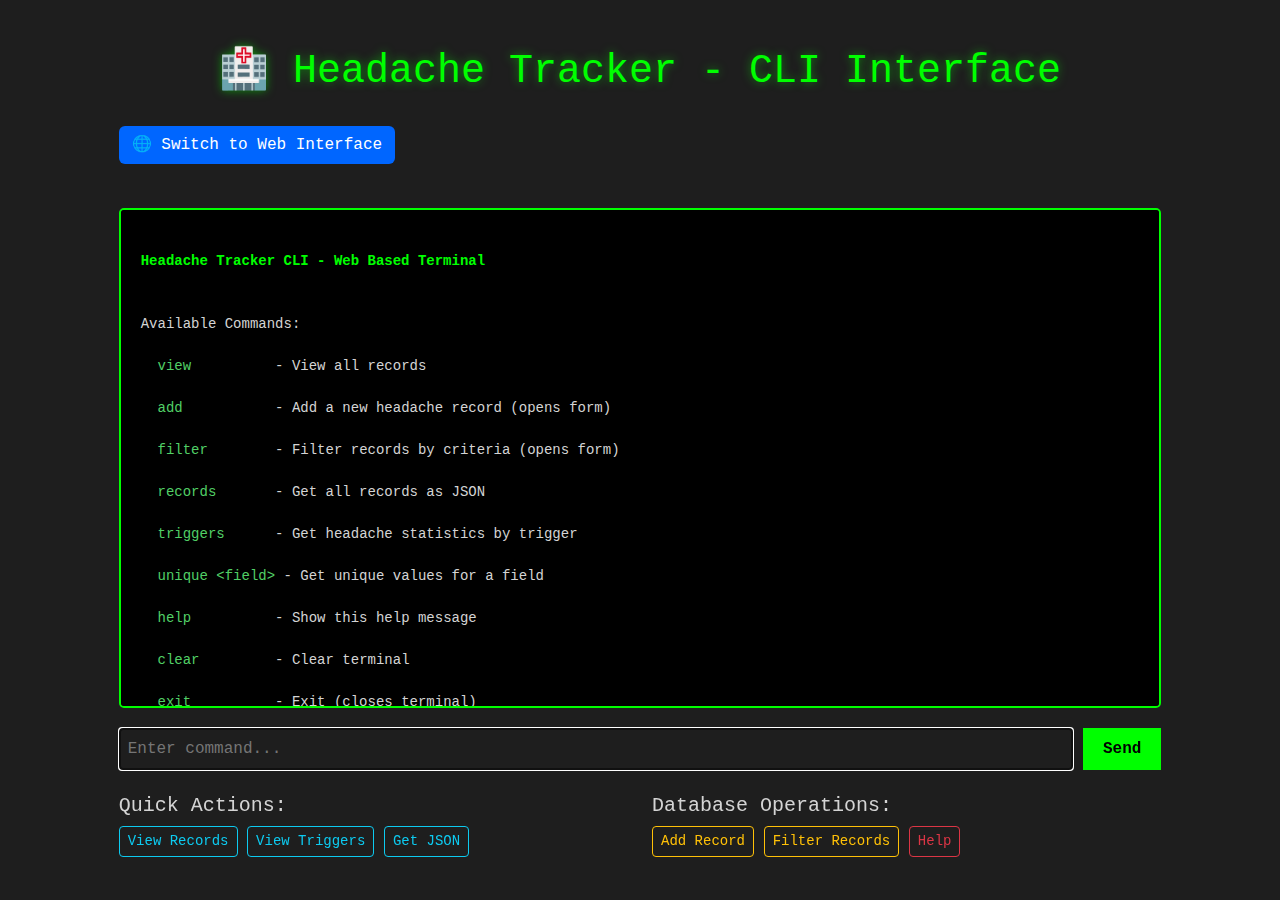
<file: projects/project2/myapp/templates/cli.html>
<!DOCTYPE html>
<html lang="en">
<head>
    <meta charset="UTF-8">
    <meta name="viewport" content="width=device-width, initial-scale=1.0">
    <title>Headache Tracker - CLI Interface</title>
    <link href="https://cdn.jsdelivr.net/npm/bootstrap@5.3.0/dist/css/bootstrap.min.css" rel="stylesheet">
    <style>
        body {
            background-color: #1e1e1e;
            color: #d4d4d4;
            font-family: 'Courier New', monospace;
        }
        .terminal {
            background-color: #000;
            border: 2px solid #00ff00;
            border-radius: 5px;
            padding: 20px;
            height: 500px;
            overflow-y: auto;
            margin-bottom: 20px;
            font-size: 14px;
        }
        .terminal-output {
            white-space: pre-wrap;
            word-break: break-word;
        }
        .terminal-input {
            display: flex;
            gap: 10px;
        }
        .terminal-input input {
            flex: 1;
            background-color: #1e1e1e;
            border: 1px solid #00ff00;
            color: #00ff00;
            padding: 8px;
            font-family: 'Courier New', monospace;
        }
        .terminal-input button {
            background-color: #00ff00;
            color: #000;
            border: none;
            padding: 8px 20px;
            cursor: pointer;
            font-weight: bold;
        }
        .terminal-input button:hover {
            background-color: #00cc00;
        }
        .prompt {
            color: #00ff00;
            font-weight: bold;
        }
        .error {
            color: #ff6b6b;
        }
        .success {
            color: #51cf66;
        }
        .nav-tabs {
            border-bottom: 2px solid #00ff00;
        }
        .nav-link {
            color: #d4d4d4;
            border: 1px solid transparent;
        }
        .nav-link.active {
            background-color: #00ff00;
            color: #000;
            border-color: #00ff00;
        }
        .nav-link:hover {
            color: #00ff00;
        }
        h1 {
            color: #00ff00;
            text-shadow: 0 0 10px rgba(0, 255, 0, 0.5);
            margin-bottom: 30px;
        }
        .btn-switch {
            background-color: #0066ff;
            color: white;
            margin-bottom: 20px;
        }
        .btn-switch:hover {
            background-color: #0052cc;
            color: white;
        }
    </style>
</head>
<body>
    <div class="container-fluid mt-5">
        <h1 class="text-center">🏥 Headache Tracker - CLI Interface</h1>
        
        <div class="row justify-content-center mb-4">
            <div class="col-md-10">
                <a href="/" class="btn btn-switch">🌐 Switch to Web Interface</a>
            </div>
        </div>

        <div class="row justify-content-center">
            <div class="col-md-10">
                <!-- Terminal Display -->
                <div id="terminal" class="terminal">
                    <div class="terminal-output" id="terminalOutput">
<span class="prompt">Headache Tracker CLI - Web Based Terminal</span>
<br><br>Available Commands:
<br><span class="success">  view</span>          - View all records
<br><span class="success">  add</span>           - Add a new headache record (opens form)
<br><span class="success">  filter</span>        - Filter records by criteria (opens form)
<br><span class="success">  records</span>       - Get all records as JSON
<br><span class="success">  triggers</span>      - Get headache statistics by trigger
<br><span class="success">  unique &lt;field&gt;</span> - Get unique values for a field
<br><span class="success">  help</span>          - Show this help message
<br><span class="success">  clear</span>         - Clear terminal
<br><span class="success">  exit</span>          - Exit (closes terminal)
<br><br><span class="prompt">Ready for input...</span>
                    </div>
                </div>

                <!-- Terminal Input -->
                <div class="terminal-input">
                    <input type="text" id="commandInput" placeholder="Enter command..." autofocus>
                    <button id="sendBtn">Send</button>
                </div>

                <!-- Quick Action Buttons -->
                <div class="mt-4">
                    <div class="row">
                        <div class="col-md-6">
                            <h5>Quick Actions:</h5>
                            <button class="btn btn-outline-info btn-sm mb-2" onclick="executeCommand('view')">View Records</button>
                            <button class="btn btn-outline-info btn-sm mb-2" onclick="executeCommand('triggers')">View Triggers</button>
                            <button class="btn btn-outline-info btn-sm mb-2" onclick="executeCommand('records')">Get JSON</button>
                        </div>
                        <div class="col-md-6">
                            <h5>Database Operations:</h5>
                            <button class="btn btn-outline-warning btn-sm mb-2" onclick="openAddForm()">Add Record</button>
                            <button class="btn btn-outline-warning btn-sm mb-2" onclick="openFilterForm()">Filter Records</button>
                            <button class="btn btn-outline-danger btn-sm mb-2" onclick="executeCommand('help')">Help</button>
                        </div>
                    </div>
                </div>

                <!-- Add Record Modal -->
                <div class="modal fade" id="addModal" tabindex="-1">
                    <div class="modal-dialog modal-lg">
                        <div class="modal-content bg-dark text-light">
                            <div class="modal-header">
                                <h5 class="modal-title">Add New Headache Record</h5>
                                <button type="button" class="btn-close btn-close-white" data-bs-dismiss="modal"></button>
                            </div>
                            <div class="modal-body">
                                <form id="addForm">
                                    <div class="mb-3">
                                        <label>User Name:</label>
                                        <input type="text" id="userName" class="form-control bg-dark text-light" required>
                                    </div>
                                    <div class="mb-3">
                                        <label>Age:</label>
                                        <input type="number" id="userAge" class="form-control bg-dark text-light" required>
                                    </div>
                                    <div class="mb-3">
                                        <label>Sex:</label>
                                        <select id="userSex" class="form-control bg-dark text-light" required>
                                            <option value="">Select...</option>
                                            <option value="M">Male</option>
                                            <option value="F">Female</option>
                                        </select>
                                    </div>
                                    <div class="mb-3">
                                        <label>Date:</label>
                                        <input type="date" id="headacheDate" class="form-control bg-dark text-light" required>
                                    </div>
                                    <div class="mb-3">
                                        <label>Time:</label>
                                        <input type="time" id="headacheTime" class="form-control bg-dark text-light" required>
                                    </div>
                                    <div class="mb-3">
                                        <label>Duration (minutes):</label>
                                        <input type="number" id="duration" class="form-control bg-dark text-light" required>
                                    </div>
                                    <div class="mb-3">
                                        <label>Intensity (1-10):</label>
                                        <input type="number" id="intensity" min="1" max="10" class="form-control bg-dark text-light" required>
                                    </div>
                                    <div class="mb-3">
                                        <label>Trigger:</label>
                                        <input type="text" id="trigger" class="form-control bg-dark text-light">
                                    </div>
                                    <div class="mb-3">
                                        <label>Headache Type:</label>
                                        <select id="headacheType" class="form-control bg-dark text-light">
                                            <option value="">Select...</option>
                                            <option value="Tension">Tension</option>
                                            <option value="Migraine">Migraine</option>
                                            <option value="Cluster">Cluster</option>
                                            <option value="Other">Other</option>
                                        </select>
                                    </div>
                                    <div class="mb-3">
                                        <label>Medication:</label>
                                        <input type="text" id="medication" class="form-control bg-dark text-light">
                                    </div>
                                    <div class="mb-3">
                                        <label>Dosage (pills):</label>
                                        <input type="number" id="dosage" class="form-control bg-dark text-light">
                                    </div>
                                    <div class="mb-3">
                                        <label>Effectiveness:</label>
                                        <select id="effectiveness" class="form-control bg-dark text-light">
                                            <option value="">Select...</option>
                                            <option value="Yes">Yes</option>
                                            <option value="No">No</option>
                                        </select>
                                    </div>
                                </form>
                            </div>
                            <div class="modal-footer">
                                <button type="button" class="btn btn-secondary" data-bs-dismiss="modal">Cancel</button>
                                <button type="button" class="btn btn-primary" onclick="submitAddForm()">Add Record</button>
                            </div>
                        </div>
                    </div>
                </div>

                <!-- Filter Modal -->
                <div class="modal fade" id="filterModal" tabindex="-1">
                    <div class="modal-dialog modal-lg">
                        <div class="modal-content bg-dark text-light">
                            <div class="modal-header">
                                <h5 class="modal-title">Filter Records</h5>
                                <button type="button" class="btn-close btn-close-white" data-bs-dismiss="modal"></button>
                            </div>
                            <div class="modal-body">
                                <form id="filterForm">
                                    <div class="mb-3">
                                        <label>User Name:</label>
                                        <input type="text" id="filterUserName" class="form-control bg-dark text-light">
                                    </div>
                                    <div class="mb-3">
                                        <label>Start Date:</label>
                                        <input type="date" id="filterStartDate" class="form-control bg-dark text-light">
                                    </div>
                                    <div class="mb-3">
                                        <label>End Date:</label>
                                        <input type="date" id="filterEndDate" class="form-control bg-dark text-light">
                                    </div>
                                    <div class="mb-3">
                                        <label>Medication:</label>
                                        <input type="text" id="filterMedication" class="form-control bg-dark text-light">
                                    </div>
                                    <div class="mb-3">
                                        <label>Diet Trigger:</label>
                                        <input type="text" id="filterDiet" class="form-control bg-dark text-light">
                                    </div>
                                    <div class="mb-3">
                                        <label>Sleep Quality:</label>
                                        <input type="text" id="filterSleep" class="form-control bg-dark text-light">
                                    </div>
                                    <div class="mb-3">
                                        <label>Stress Level:</label>
                                        <input type="text" id="filterStress" class="form-control bg-dark text-light">
                                    </div>
                                    <div class="mb-3">
                                        <label>Intensity:</label>
                                        <input type="number" id="filterIntensity" min="1" max="10" class="form-control bg-dark text-light">
                                    </div>
                                </form>
                            </div>
                            <div class="modal-footer">
                                <button type="button" class="btn btn-secondary" data-bs-dismiss="modal">Cancel</button>
                                <button type="button" class="btn btn-primary" onclick="submitFilterForm()">Filter</button>
                            </div>
                        </div>
                    </div>
                </div>
            </div>
        </div>
    </div>

    <script src="https://cdn.jsdelivr.net/npm/bootstrap@5.3.0/dist/js/bootstrap.bundle.min.js"></script>
    <script>
        const terminal = document.getElementById('terminalOutput');
        const input = document.getElementById('commandInput');
        const sendBtn = document.getElementById('sendBtn');

        // Handle Enter key
        input.addEventListener('keypress', (e) => {
            if (e.key === 'Enter') executeCommand(input.value);
        });

        // Handle Send button
        sendBtn.addEventListener('click', () => executeCommand(input.value));

        async function executeCommand(cmd) {
            cmd = cmd.trim().toLowerCase();
            if (!cmd) return;

            appendOutput(`<span class="prompt">$ ${cmd}</span>`);
            input.value = '';

            try {
                if (cmd === 'view') {
                    const response = await fetch('/records');
                    const data = await response.json();
                    appendOutput(`<span class="success">${data.columns.join(' | ')}</span>`);
                    data.records.forEach(record => {
                        appendOutput(record.join(' | '));
                    });
                } else if (cmd === 'triggers') {
                    const response = await fetch('/headaches_by_trigger');
                    const data = await response.json();
                    appendOutput(`<span class="success">Trigger | Count</span>`);
                    data.forEach(item => {
                        appendOutput(`${item.trigger} | ${item.headache_count}`);
                    });
                } else if (cmd === 'records') {
                    const response = await fetch('/records');
                    const data = await response.json();
                    appendOutput(`<span class="success">${JSON.stringify(data, null, 2)}</span>`);
                } else if (cmd === 'help') {
                    appendOutput(`<span class="success">Available Commands:</span>
  view     - View all records
  triggers - Get headache statistics by trigger
  records  - Get all records as JSON
  help     - Show this help
  clear    - Clear terminal
  exit     - Exit`);
                } else if (cmd === 'clear') {
                    terminal.innerHTML = '<span class="prompt">Terminal cleared...</span>';
                } else if (cmd === 'exit') {
                    appendOutput('<span class="error">Exiting...</span>');
                } else {
                    appendOutput(`<span class="error">Unknown command: ${cmd}</span>`);
                    appendOutput(`Type 'help' for available commands`);
                }
            } catch (error) {
                appendOutput(`<span class="error">Error: ${error.message}</span>`);
            }
            
            scrollTerminal();
        }

        function appendOutput(text) {
            terminal.innerHTML += `<br>${text}`;
        }

        function scrollTerminal() {
            const terminalDiv = document.getElementById('terminal');
            terminalDiv.scrollTop = terminalDiv.scrollHeight;
        }

        function openAddForm() {
            const modal = new bootstrap.Modal(document.getElementById('addModal'));
            modal.show();
        }

        function openFilterForm() {
            const modal = new bootstrap.Modal(document.getElementById('filterModal'));
            modal.show();
        }

        async function submitAddForm() {
            const formData = {
                user_name: document.getElementById('userName').value,
                user_age: document.getElementById('userAge').value,
                user_sex: document.getElementById('userSex').value,
                date_of_headache: document.getElementById('headacheDate').value,
                time_of_headache: document.getElementById('headacheTime').value,
                duration: document.getElementById('duration').value,
                intensity: document.getElementById('intensity').value,
                trigger: document.getElementById('trigger').value,
                headache_type: document.getElementById('headacheType').value,
                medication: document.getElementById('medication').value,
                dosage: document.getElementById('dosage').value,
                effectiveness: document.getElementById('effectiveness').value
            };

            try {
                const response = await fetch('/add', {
                    method: 'POST',
                    headers: { 'Content-Type': 'application/json' },
                    body: JSON.stringify(formData)
                });
                const result = await response.json();
                appendOutput(`<span class="success">✓ ${result.message}</span>`);
                bootstrap.Modal.getInstance(document.getElementById('addModal')).hide();
                document.getElementById('addForm').reset();
            } catch (error) {
                appendOutput(`<span class="error">✗ Error: ${error.message}</span>`);
            }
            scrollTerminal();
        }

        async function submitFilterForm() {
            const filterData = {
                user_name: document.getElementById('filterUserName').value || null,
                start_date: document.getElementById('filterStartDate').value || null,
                end_date: document.getElementById('filterEndDate').value || null,
                medication: document.getElementById('filterMedication').value || null,
                diet: document.getElementById('filterDiet').value || null,
                sleep: document.getElementById('filterSleep').value || null,
                stress: document.getElementById('filterStress').value || null,
                intensity: document.getElementById('filterIntensity').value || null
            };

            try {
                const response = await fetch('/api/filter', {
                    method: 'POST',
                    headers: { 'Content-Type': 'application/json' },
                    body: JSON.stringify(filterData)
                });
                const result = await response.json();
                appendOutput(`<span class="success">Found ${result.count} records:</span>`);
                appendOutput(`<span class="success">${result.columns.join(' | ')}</span>`);
                result.records.forEach(record => {
                    appendOutput(record.join(' | '));
                });
                bootstrap.Modal.getInstance(document.getElementById('filterModal')).hide();
            } catch (error) {
                appendOutput(`<span class="error">✗ Error: ${error.message}</span>`);
            }
            scrollTerminal();
        }
    </script>
</body>
</html>
</file>
<file: static/css/styles.css>
:root {
    /* Modern 2026 Color Palette */
    --primary-color: #2563eb;
    --primary-dark: #1e40af;
    --primary-light: #3b82f6;
    --primary-glow: rgba(37, 99, 235, 0.3);
    
    --secondary-color: #64748b;
    --accent-color: #0ea5e9;
    --success-color: #10b981;
    --success-glow: rgba(16, 185, 129, 0.3);
    
    /* Text */
    --text-primary: #0f172a;
    --text-secondary: #475569;
    --text-muted: #94a3b8;
    
    /* Backgrounds */
    --bg-primary: #ffffff;
    --bg-secondary: #f8fafc;
    --bg-tertiary: #f1f5f9;
    
    /* Borders & Effects */
    --border-color: #e2e8f0;
    --border-light: #f1f5f9;
    
    /* Shadows (2026 style - more pronounced) */
    --shadow-sm: 0 1px 3px 0 rgba(0, 0, 0, 0.1), 0 1px 2px 0 rgba(0, 0, 0, 0.06);
    --shadow-md: 0 4px 6px -1px rgba(0, 0, 0, 0.1), 0 2px 4px -1px rgba(0, 0, 0, 0.06);
    --shadow-lg: 0 10px 25px -3px rgba(0, 0, 0, 0.1), 0 4px 6px -2px rgba(0, 0, 0, 0.05);
    --shadow-xl: 0 20px 40px -5px rgba(0, 0, 0, 0.15), 0 10px 10px -5px rgba(0, 0, 0, 0.04);
    --shadow-glow: 0 0 30px rgba(37, 99, 235, 0.15);
    
    /* Transitions */
    --transition-fast: 150ms cubic-bezier(0.4, 0, 0.2, 1);
    --transition-base: 300ms cubic-bezier(0.4, 0, 0.2, 1);
    --transition-slow: 500ms cubic-bezier(0.4, 0, 0.2, 1);
}

/* Reset & Base */
* {
    margin: 0;
    padding: 0;
    box-sizing: border-box;
}

html {
    scroll-behavior: smooth;
}

body {
    font-family: -apple-system, BlinkMacSystemFont, 'Segoe UI', Roboto, 'Helvetica Neue', Arial, sans-serif;
    line-height: 1.6;
    color: var(--text-primary);
    background: var(--bg-primary);
    -webkit-font-smoothing: antialiased;
    -moz-osx-font-smoothing: grayscale;
    overflow-x: hidden;
}

.container {
    max-width: 1200px;
    margin: 0 auto;
    padding: 0 24px;
}

@media (max-width: 640px) {
    .container {
        padding: 0 16px;
    }
}

@media (max-width: 480px) {
    .container {
        padding: 0 12px;
    }
}

/* Scroll Reveal Animation */
.reveal-text,
.reveal-card {
    opacity: 0;
    transform: translateY(30px);
    transition: opacity 0.8s ease, transform 0.8s ease;
}

.reveal-text.active,
.reveal-card.active {
    opacity: 1;
    transform: translateY(0);
}

/* Header & Navigation */
header {
    background: rgba(255, 255, 255, 0.95);
    backdrop-filter: blur(12px);
    -webkit-backdrop-filter: blur(12px);
    border-bottom: 1px solid var(--border-color);
    padding: 1rem 0;
    position: sticky;
    top: 0;
    z-index: 100;
    box-shadow: 0 1px 3px rgba(0, 0, 0, 0.05);
}

nav {
    display: flex;
    justify-content: space-between;
    align-items: center;
}

.logo {
    font-size: 1.5rem;
    font-weight: 700;
    color: var(--primary-color);
    letter-spacing: -0.5px;
    z-index: 101;
}

.nav-links {
    display: flex;
    gap: 2rem;
    list-style: none;
}

/* Mobile Menu Toggle */
.mobile-menu-toggle {
    display: none;
    flex-direction: column;
    background: none;
    border: none;
    cursor: pointer;
    gap: 5px;
    z-index: 102;
    padding: 0;
}

.mobile-menu-toggle span {
    width: 25px;
    height: 3px;
    background: var(--text-primary);
    border-radius: 2px;
    transition: all var(--transition-base);
}

.mobile-menu-toggle.active span:nth-child(1) {
    transform: rotate(45deg) translate(8px, 8px);
}

.mobile-menu-toggle.active span:nth-child(2) {
    opacity: 0;
}

.mobile-menu-toggle.active span:nth-child(3) {
    transform: rotate(-45deg) translate(7px, -7px);
}

.nav-links a {
    color: var(--text-secondary);
    text-decoration: none;
    font-weight: 500;
    font-size: 0.9375rem;
    transition: color var(--transition-fast);
    position: relative;
}

.nav-links a::after {
    content: '';
    position: absolute;
    bottom: -4px;
    left: 0;
    width: 0;
    height: 2px;
    background: var(--primary-color);
    transition: width var(--transition-base);
}

.nav-links a:hover {
    color: var(--primary-color);
}

.nav-links a:hover::after {
    width: 100%;
}

@media (max-width: 768px) {
    .mobile-menu-toggle {
        display: flex;
    }
    
    .nav-links {
        position: absolute;
        top: 70px;
        left: 0;
        right: 0;
        background: white;
        flex-direction: column;
        gap: 0;
        list-style: none;
        border-bottom: 1px solid var(--border-color);
        max-height: 0;
        overflow: hidden;
        transition: max-height 0.3s ease;
        box-shadow: 0 4px 12px rgba(0, 0, 0, 0.1);
    }
    
    .nav-links.active {
        max-height: 300px;
    }
    
    .nav-links li {
        padding: 0;
        border-bottom: 1px solid var(--border-color);
    }
    
    .nav-links a {
        display: block;
        padding: 16px 24px;
    }
    
    .nav-links a::after {
        display: none;
    }
}

/* Hero Section with Gradient Background */
.hero {
    padding: 80px 0;
    position: relative;
    overflow: hidden;
}

.gradient-bg {
    position: absolute;
    top: -50%;
    left: -50%;
    width: 200%;
    height: 200%;
    background: 
        radial-gradient(circle at 20% 50%, rgba(37, 99, 235, 0.08) 0%, transparent 50%),
        radial-gradient(circle at 80% 80%, rgba(16, 185, 129, 0.06) 0%, transparent 50%),
        radial-gradient(circle at 40% 20%, rgba(14, 165, 233, 0.05) 0%, transparent 50%);
    animation: gradient-shift 15s ease infinite;
    z-index: 0;
}

@keyframes gradient-shift {
    0%, 100% { transform: translate(0, 0) rotate(0deg); }
    33% { transform: translate(5%, -5%) rotate(5deg); }
    66% { transform: translate(-5%, 5%) rotate(-5deg); }
}

.hero-grid {
    display: grid;
    grid-template-columns: 1.2fr 1fr;
    gap: 60px;
    align-items: center;
    position: relative;
    z-index: 1;
}

.status-badge {
    display: inline-flex;
    align-items: center;
    gap: 8px;
    padding: 8px 16px;
    background: var(--bg-tertiary);
    border: 1px solid var(--border-color);
    border-radius: 100px;
    font-size: 0.875rem;
    font-weight: 500;
    color: var(--text-secondary);
    margin-bottom: 24px;
}

.badge-dot {
    width: 8px;
    height: 8px;
    background: var(--success-color);
    border-radius: 50%;
    animation: pulse-dot 2s infinite;
    box-shadow: 0 0 0 0 var(--success-glow);
}

@keyframes pulse-dot {
    0%, 100% { 
        transform: scale(1);
        box-shadow: 0 0 0 0 var(--success-glow);
    }
    50% { 
        transform: scale(1.1);
        box-shadow: 0 0 0 8px transparent;
    }
}

.hero h1 {
    font-size: 3rem;
    font-weight: 800;
    line-height: 1.1;
    margin-bottom: 24px;
    letter-spacing: -1px;
    background: linear-gradient(135deg, var(--text-primary) 0%, var(--primary-color) 100%);
    -webkit-background-clip: text;
    -webkit-text-fill-color: transparent;
    background-clip: text;
}

.tagline {
    font-size: 1.25rem;
    color: var(--text-secondary);
    margin-bottom: 16px;
    line-height: 1.6;
}

.description {
    font-size: 1rem;
    color: var(--text-secondary);
    line-height: 1.7;
    margin-bottom: 32px;
}

.hero-stats {
    display: grid;
    grid-template-columns: repeat(3, 1fr);
    gap: 24px;
    margin-bottom: 32px;
    padding: 24px 0;
    border-top: 1px solid var(--border-color);
    border-bottom: 1px solid var(--border-color);
}

@media (max-width: 640px) {
    .hero-stats {
        grid-template-columns: 1fr;
        gap: 16px;
        padding: 16px 0;
    }
}

.stat-item {
    text-align: center;
}

.stat-number {
    font-size: 2rem;
    font-weight: 700;
    color: var(--primary-color);
    margin-bottom: 4px;
}

.stat-number::after {
    content: '+';
    font-size: 1.5rem;
}

.stat-label {
    font-size: 0.875rem;
    color: var(--text-muted);
}

.cta-buttons {
    display: flex;
    gap: 12px;
    flex-wrap: wrap;
}

/* Modern Button Styles with Ripple */
.btn, .btn-small {
    display: inline-flex;
    align-items: center;
    gap: 8px;
    padding: 12px 24px;
    border-radius: 8px;
    font-weight: 600;
    font-size: 0.9375rem;
    text-decoration: none;
    transition: all var(--transition-base);
    border: 2px solid transparent;
    position: relative;
    overflow: hidden;
    cursor: pointer;
}

.btn-small {
    padding: 10px 18px;
    font-size: 0.875rem;
}

.btn-primary {
    background: var(--primary-color);
    color: white;
}

.btn-primary:hover {
    background: var(--primary-dark);
    transform: translateY(-3px);
    box-shadow: var(--shadow-lg), 0 0 25px var(--primary-glow);
}

.btn-secondary {
    background: white;
    color: var(--primary-color);
    border-color: var(--border-color);
}

.btn-secondary:hover {
    border-color: var(--primary-color);
    background: var(--bg-secondary);
    transform: translateY(-3px);
    box-shadow: var(--shadow-md);
}

.btn-github {
    background: #24292e;
    color: white;
    border: none;
}

.btn-github:hover {
    background: #1a1e22;
    transform: translateY(-2px);
    box-shadow: var(--shadow-md);
}

.btn-demo {
    background: white;
    color: var(--primary-color);
    border: 2px solid var(--border-color);
}

.btn-demo:hover {
    border-color: var(--primary-color);
    background: var(--bg-secondary);
    transform: translateY(-2px);
}

/* Ripple Effect */
.ripple {
    position: relative;
    overflow: hidden;
}

.ripple::before {
    content: '';
    position: absolute;
    top: 50%;
    left: 50%;
    width: 0;
    height: 0;
    border-radius: 50%;
    background: rgba(255, 255, 255, 0.5);
    transform: translate(-50%, -50%);
    transition: width 0.6s, height 0.6s;
}

.ripple:active::before {
    width: 300px;
    height: 300px;
}

/* Hero Image with Glow */
.hero-image {
    position: relative;
}

.image-glow {
    position: relative;
    margin-bottom: 24px;
}

.image-glow::before {
    content: '';
    position: absolute;
    top: -10px;
    left: -10px;
    right: -10px;
    bottom: -10px;
    background: linear-gradient(135deg, var(--primary-glow), var(--success-glow));
    border-radius: 20px;
    opacity: 0;
    transition: opacity var(--transition-slow);
    z-index: -1;
    filter: blur(20px);
}

.image-glow:hover::before {
    opacity: 1;
}

.hero-image img {
    width: 100%;
    max-width: 400px;
    height: auto;
    border-radius: 16px;
    box-shadow: var(--shadow-xl);
    display: block;
    margin: 0 auto;
    transition: transform var(--transition-base);
}

.image-glow:hover img {
    transform: scale(1.02);
}

.learning-card {
    padding: 20px;
    background: white;
    border: 1px solid var(--border-color);
    border-radius: 12px;
    box-shadow: var(--shadow-md);
    transition: all var(--transition-base);
}

.learning-card:hover {
    transform: translateY(-4px);
    box-shadow: var(--shadow-lg);
}

.learning-title {
    font-size: 0.875rem;
    font-weight: 600;
    color: var(--text-secondary);
    margin-bottom: 12px;
    text-transform: uppercase;
    letter-spacing: 0.5px;
}

.learning-tags {
    display: flex;
    flex-wrap: wrap;
    gap: 8px;
}

.learning-tags span {
    padding: 6px 12px;
    background: var(--bg-tertiary);
    border-radius: 6px;
    font-size: 0.8125rem;
    font-weight: 500;
    color: var(--primary-color);
    transition: all var(--transition-fast);
}

.learning-tags span:hover {
    background: var(--primary-color);
    color: white;
    transform: translateY(-2px);
}

@media (max-width: 968px) {
    .hero-grid {
        grid-template-columns: 1fr;
    }
    
    .hero h1 {
        font-size: 2.25rem;
    }
    
    .hero-stats {
        grid-template-columns: 1fr;
    }
}

/* Section Headers */
.section-header {
    text-align: center;
    margin-bottom: 60px;
}

.section-tag {
    display: inline-block;
    padding: 6px 16px;
    background: linear-gradient(135deg, var(--bg-tertiary), var(--bg-secondary));
    border: 1px solid var(--border-color);
    border-radius: 100px;
    font-size: 0.875rem;
    font-weight: 600;
    color: var(--primary-color);
    margin-bottom: 16px;
    text-transform: uppercase;
    letter-spacing: 0.5px;
}

.section-header h2 {
    font-size: 2.5rem;
    font-weight: 800;
    margin-bottom: 12px;
    letter-spacing: -0.5px;
}

.section-header p {
    font-size: 1.125rem;
    color: var(--text-secondary);
    max-width: 600px;
    margin: 0 auto;
}

@media (max-width: 640px) {
    .section-header h2 {
        font-size: 1.75rem;
    }
    
    .section-header p {
        font-size: 1rem;
    }
}

@media (max-width: 480px) {
    .section-header {
        margin-bottom: 40px;
    }
    
    .section-header h2 {
        font-size: 1.5rem;
    }
}

/* Readability: ensure long paragraphs are left-aligned and limited in width */
.project-card p,
.project-lead,
.project-note {
    text-align: left;
    max-width: 60ch;
    margin: 0 0 12px 0;
}

/* Keep small/intro text centered in section headers (already used) */
.section-header p {
    margin-left: auto;
    margin-right: auto;
}

/* Featured Project with Animated Border */
.featured-project {
    padding: 80px 0;
    background: var(--bg-secondary);
}

.featured-card {
    display: grid;
    grid-template-columns: 1.2fr 1fr;
    gap: 48px;
    background: white;
    border-radius: 16px;
    padding: 48px;
    box-shadow: var(--shadow-xl);
    border: 1px solid var(--border-color);
    position: relative;
    overflow: hidden;
}

.card-glow {
    position: absolute;
    top: -2px;
    left: -2px;
    right: -2px;
    bottom: -2px;
    background: linear-gradient(45deg, var(--primary-color), var(--success-color), var(--accent-color), var(--primary-color));
    background-size: 300% 300%;
    border-radius: 16px;
    opacity: 0;
    z-index: -1;
    animation: gradient-rotate 4s ease infinite;
    transition: opacity var(--transition-base);
}

.featured-card:hover .card-glow {
    opacity: 0.5;
}

@keyframes gradient-rotate {
    0%, 100% { background-position: 0% 50%; }
    50% { background-position: 100% 50%; }
}

.project-tags {
    display: flex;
    flex-wrap: wrap;
    gap: 8px;
    margin-bottom: 20px;
}

.tag {
    padding: 6px 12px;
    background: var(--bg-tertiary);
    border-radius: 6px;
    font-size: 0.8125rem;
    font-weight: 600;
    color: var(--text-secondary);
    text-transform: uppercase;
}

.tag-featured {
    background: linear-gradient(135deg, var(--success-color), #059669);
    color: white;
    box-shadow: 0 4px 12px var(--success-glow);
}

.featured-card h3 {
    font-size: 2rem;
    font-weight: 700;
    margin-bottom: 16px;
    letter-spacing: -0.5px;
}

.project-lead {
    font-size: 1.0625rem;
    color: var(--text-secondary);
    line-height: 1.7;
    margin-bottom: 24px;
}

.project-highlights {
    list-style: none;
    margin-bottom: 32px;
}

.project-highlights li {
    display: flex;
    align-items: flex-start;
    gap: 12px;
    margin-bottom: 12px;
    font-size: 0.9375rem;
    color: var(--text-secondary);
}

.project-highlights i {
    color: var(--success-color);
    margin-top: 2px;
    font-size: 1.125rem;
}

.project-buttons {
    display: flex;
    gap: 12px;
}

.card-link {
    color: var(--primary-color);
    text-decoration: none;
    font-weight: 600;
    font-size: 0.9375rem;
    transition: all var(--transition-fast);
    display: inline-flex;
    align-items: center;
    gap: 8px;
}

.card-link:hover {
    color: var(--primary-dark);
    gap: 12px;
}

/* Featured Content Layout */
.featured-content {
    position: relative;
    z-index: 1;
}

.featured-visual {
    position: relative;
    z-index: 1;
}

/* Code Window with Typing Animation */
.code-window {
    background: #1e293b;
    border-radius: 12px;
    overflow: hidden;
    box-shadow: var(--shadow-xl);
    border: 1px solid #0f172a;
}

.window-header {
    display: flex;
    align-items: center;
    gap: 12px;
    padding: 12px 16px;
    background: #0f172a;
    border-bottom: 1px solid rgba(255, 255, 255, 0.1);
}

.window-dots {
    display: flex;
    gap: 6px;
}

.window-dots span {
    width: 12px;
    height: 12px;
    border-radius: 50%;
    background: #475569;
}

.window-dots span:nth-child(1) { background: #ef4444; }
.window-dots span:nth-child(2) { background: #f59e0b; }
.window-dots span:nth-child(3) { background: #10b981; }

.window-title {
    font-size: 0.8125rem;
    color: #94a3b8;
    font-family: 'Courier New', monospace;
}

pre {
    margin: 0;
    padding: 24px;
    overflow-x: auto;
}

code {
    font-family: 'Courier New', Consolas, Monaco, monospace;
    font-size: 0.875rem;
    line-height: 1.7;
    color: #e2e8f0;
}

/* Typing Animation */
.typing-line {
    display: inline-block;
    opacity: 0;
    animation: type-in 0.5s ease forwards;
}

.typing-line:nth-child(1) { animation-delay: 0.5s; }
.typing-line:nth-child(2) { animation-delay: 0.8s; }
.typing-line:nth-child(3) { animation-delay: 1.1s; }
.typing-line:nth-child(4) { animation-delay: 1.4s; }
.typing-line:nth-child(5) { animation-delay: 1.7s; }

@keyframes type-in {
    0% {
        opacity: 0;
        transform: translateX(-10px);
    }
    100% {
        opacity: 1;
        transform: translateX(0);
    }
}

@media (max-width: 968px) {
    .featured-card {
        grid-template-columns: 1fr;
        padding: 32px;
    }
}

@media (max-width: 640px) {
    .featured-card {
        padding: 20px;
        gap: 24px;
    }
    
    .featured-card h3 {
        font-size: 1.5rem;
    }
    
    .project-lead {
        font-size: 1rem;
    }
    
    .code-window {
        display: none;
    }
}

@media (max-width: 480px) {
    .featured-project {
        padding: 40px 0;
    }
    
    .featured-card {
        padding: 16px;
        gap: 16px;
    }
    
    .featured-card h3 {
        font-size: 1.25rem;
    }
}

/* Real-World Projects Section */
.realworld-projects-section {
    padding: 80px 0;
    background: white;
    border-top: 1px solid var(--border-color);
}

/* Projects Section */
.projects-section {
    padding: 80px 0;
    background: var(--bg-secondary);
}

.projects-grid {
    display: grid;
    grid-template-columns: repeat(auto-fit, minmax(280px, 1fr));
    gap: 24px;
}

.project-card {
    background: white;
    border: 1px solid var(--border-color);
    border-radius: 12px;
    padding: 24px;
    transition: all var(--transition-base);
    position: relative;
}

.project-card:hover {
    transform: translateY(-8px) rotate(0.5deg);
    box-shadow: var(--shadow-xl);
    border-color: var(--primary-light);
}

.project-card.project-coming {
    border: 2px solid var(--accent-color);
    background: linear-gradient(135deg, rgba(14, 165, 233, 0.02), white);
}

.project-card.project-coming:hover {
    border-color: var(--accent-color);
    box-shadow: var(--shadow-xl), 0 0 20px var(--accent-color);
    transform: translateY(-8px);
}

.coming-badge {
    position: absolute;
    top: 12px;
    right: 12px;
    padding: 6px 12px;
    background: linear-gradient(135deg, var(--accent-color), #0284c7);
    color: white;
    border-radius: 6px;
    font-size: 0.75rem;
    font-weight: 700;
    text-transform: uppercase;
    box-shadow: 0 2px 8px rgba(14, 165, 233, 0.3);
}

.badge-coming {
    background: linear-gradient(135deg, #f59e0b, #d97706) !important;
    color: white !important;
    box-shadow: 0 2px 8px rgba(245, 158, 11, 0.3) !important;
}

.project-features {
    display: flex;
    flex-wrap: wrap;
    gap: 10px;
    padding: 12px 0;
    margin: 12px 0;
    border-top: 1px solid var(--border-color);
    border-bottom: 1px solid var(--border-color);
}

.feature-item {
    display: inline-flex;
    align-items: center;
    gap: 6px;
    padding: 6px 8px;
    background: var(--bg-tertiary);
    border-radius: 6px;
    font-size: 0.8125rem;
    color: var(--text-secondary);
    font-weight: 500;
    transition: all var(--transition-fast);
}

.feature-item:hover {
    background: var(--accent-color);
    color: white;
    transform: translateY(-2px);
}

.project-note {
    font-size: 0.8125rem;
    color: var(--text-muted);
    font-style: italic;
    margin-top: 12px;
    padding-top: 12px;
    border-top: 1px dashed var(--border-color);
}

.card-header {
    display: flex;
    justify-content: space-between;
    align-items: flex-start;
    margin-bottom: 12px;
    gap: 12px;
}

.project-card h3 {
    font-size: 1.25rem;
    font-weight: 700;
}

.project-badge {
    padding: 4px 10px;
    background: linear-gradient(135deg, var(--primary-color), var(--primary-dark));
    color: white;
    border-radius: 6px;
    font-size: 0.75rem;
    font-weight: 600;
    white-space: nowrap;
    box-shadow: 0 2px 8px var(--primary-glow);
}

.project-card p {
    font-size: 0.9375rem;
    color: var(--text-secondary);
    line-height: 1.6;
    margin-bottom: 16px;
}

.tech-tags {
    display: flex;
    flex-wrap: wrap;
    gap: 8px;
    margin-bottom: 16px;
}

.tech-tags span {
    padding: 4px 10px;
    background: var(--bg-tertiary);
    border-radius: 6px;
    font-size: 0.8125rem;
    color: var(--text-secondary);
    transition: all var(--transition-fast);
}

.tech-tags span:hover {
    background: var(--primary-color);
    color: white;
}

.card-actions {
    display: flex;
    gap: 8px;
    flex-wrap: wrap;
}

/* Education Section */
.education-section {
    padding: 80px 0;
    background: var(--bg-secondary);
}

.education-grid {
    display: grid;
    grid-template-columns: repeat(auto-fit, minmax(320px, 1fr));
    gap: 32px;
}

.edu-card {
    background: white;
    border: 1px solid var(--border-color);
    border-radius: 12px;
    padding: 32px;
    transition: all var(--transition-base);
}

.edu-card:hover {
    transform: translateY(-8px);
    box-shadow: var(--shadow-xl);
    border-color: var(--primary-light);
}

.edu-icon {
    font-size: 2.5rem;
    margin-bottom: 16px;
}

.edu-card h3 {
    font-size: 1.375rem;
    font-weight: 700;
    margin-bottom: 8px;
}

.edu-org {
    font-size: 0.9375rem;
    color: var(--primary-color);
    font-weight: 600;
    margin-bottom: 16px;
}

.edu-description {
    font-size: 0.9375rem;
    color: var(--text-secondary);
    line-height: 1.7;
    margin-bottom: 20px;
}

.cert-link {
    color: var(--primary-color);
    text-decoration: none;
    font-weight: 600;
    font-size: 0.9375rem;
    transition: all var(--transition-fast);
    display: inline-flex;
    align-items: center;
    gap: 6px;
}

.cert-link:hover {
    color: var(--primary-dark);
    gap: 10px;
}

.cert-links {
    display: flex;
    gap: 16px;
}

.cert-links a {
    color: var(--primary-color);
    text-decoration: none;
    font-weight: 600;
    font-size: 0.9375rem;
    transition: all var(--transition-fast);
    display: inline-flex;
    align-items: center;
    gap: 6px;
}

.cert-links a:hover {
    color: var(--primary-dark);
    gap: 10px;
}

/* Skills Section with Progress Bars */
.skills-section {
    padding: 80px 0;
}

.skills-grid {
    display: grid;
    grid-template-columns: repeat(auto-fit, minmax(280px, 1fr));
    gap: 32px;
}

.skill-box {
    background: white;
    border: 1px solid var(--border-color);
    border-radius: 12px;
    padding: 32px;
    transition: all var(--transition-base);
}

.skill-box:hover {
    transform: translateY(-4px);
    box-shadow: var(--shadow-lg);
}

.skill-icon {
    font-size: 2.5rem;
    margin-bottom: 16px;
}

.skill-box h3 {
    font-size: 1.25rem;
    font-weight: 700;
    margin-bottom: 20px;
}

.skill-list {
    list-style: none;
}

.skill-list li {
    margin-bottom: 16px;
}

.skill-list li span {
    display: block;
    font-size: 0.9375rem;
    color: var(--text-secondary);
    margin-bottom: 8px;
    font-weight: 500;
}

.skill-bar {
    height: 6px;
    background: var(--bg-tertiary);
    border-radius: 100px;
    overflow: hidden;
}

.skill-fill {
    height: 100%;
    background: linear-gradient(90deg, var(--primary-color), var(--primary-light));
    border-radius: 100px;
    transition: width 1s ease;
    box-shadow: 0 0 10px var(--primary-glow);
}

.skill-bar.learning .skill-fill {
    background: linear-gradient(90deg, var(--accent-color), var(--primary-light));
    animation: pulse-bar 2s ease infinite;
}

@keyframes pulse-bar {
    0%, 100% { opacity: 1; }
    50% { opacity: 0.7; }
}

.skill-learning {
    border: 2px solid var(--primary-color);
    background: linear-gradient(135deg, rgba(37, 99, 235, 0.02), white);
}

.target-roles {
    list-style: none;
}

.target-roles li {
    display: flex;
    align-items: center;
    gap: 12px;
    padding: 12px 0;
    border-bottom: 1px solid var(--border-color);
    font-size: 0.9375rem;
    color: var(--text-secondary);
}

.target-roles li:last-child {
    border-bottom: none;
}

.target-roles i {
    color: var(--success-color);
    font-size: 1.125rem;
}

/* Footer */
footer {
    background: linear-gradient(135deg, #0f172a, #1e293b);
    color: white;
    padding: 60px 0 32px;
}

.footer-content {
    text-align: center;
    margin-bottom: 40px;
}

.footer-content h3 {
    font-size: 1.875rem;
    font-weight: 700;
    margin-bottom: 16px;
}

.footer-content p {
    font-size: 1.0625rem;
    color: rgba(255, 255, 255, 0.8);
    max-width: 600px;
    margin: 0 auto 32px;
}

.social-links {
    display: flex;
    justify-content: center;
    gap: 16px;
    margin-bottom: 32px;
}

.social-icon {
    display: flex;
    align-items: center;
    justify-content: center;
    width: 52px;
    height: 52px;
    background: rgba(255, 255, 255, 0.1);
    backdrop-filter: blur(10px);
    border-radius: 12px;
    color: white;
    font-size: 1.5rem;
    transition: all var(--transition-base);
    border: 1px solid rgba(255, 255, 255, 0.1);
}

.social-icon:hover {
    background: var(--primary-color);
    transform: translateY(-6px) scale(1.1);
    box-shadow: 0 10px 30px var(--primary-glow);
    border-color: var(--primary-color);
}

.footer-info p {
    font-size: 0.9375rem;
    color: rgba(255, 255, 255, 0.7);
    margin-bottom: 8px;
}

.footer-bottom {
    text-align: center;
    padding-top: 24px;
    border-top: 1px solid rgba(255, 255, 255, 0.1);
}

.footer-bottom p {
    font-size: 0.875rem;
    color: rgba(255, 255, 255, 0.6);
}

/* Responsive */
@media (max-width: 768px) {
    .hero {
        padding: 60px 0;
    }
    
    .hero h1 {
        font-size: 2rem;
    }
    
    .section-header h2 {
        font-size: 2rem;
    }
    
    .featured-project,
    .projects-section,
    .education-section,
    .skills-section {
        padding: 60px 0;
    }
}

@media (max-width: 640px) {
    .projects-grid {
        grid-template-columns: 1fr;
    }
    
    .education-grid {
        grid-template-columns: 1fr;
    }
    
    .skills-grid {
        grid-template-columns: 1fr;
    }
    
    .projects-section,
    .education-section,
    .skills-section {
        padding: 50px 0;
    }
}

@media (max-width: 480px) {
    .projects-grid {
        gap: 16px;
    }
    
    .project-card {
        padding: 16px;
    }
    
    .project-card h3 {
        font-size: 1.125rem;
    }
    
    .project-card p {
        font-size: 0.875rem;
    }
    
    .education-grid {
        gap: 20px;
    }
    
    .edu-card {
        padding: 20px;
    }
    
    .edu-card h3 {
        font-size: 1.125rem;
    }
    
    .skills-grid {
        gap: 20px;
    }
    
    .skill-box {
        padding: 20px 16px;
    }
    
    .skill-box h3 {
        font-size: 1.125rem;
    }
    
    .footer-content h3 {
        font-size: 1.5rem;
    }
    
    .footer-content p {
        font-size: 1rem;
    }
    
    .social-links {
        gap: 12px;
    }
    
    .social-icon {
        width: 44px;
        height: 44px;
        font-size: 1.25rem;
    }
}
</file>
